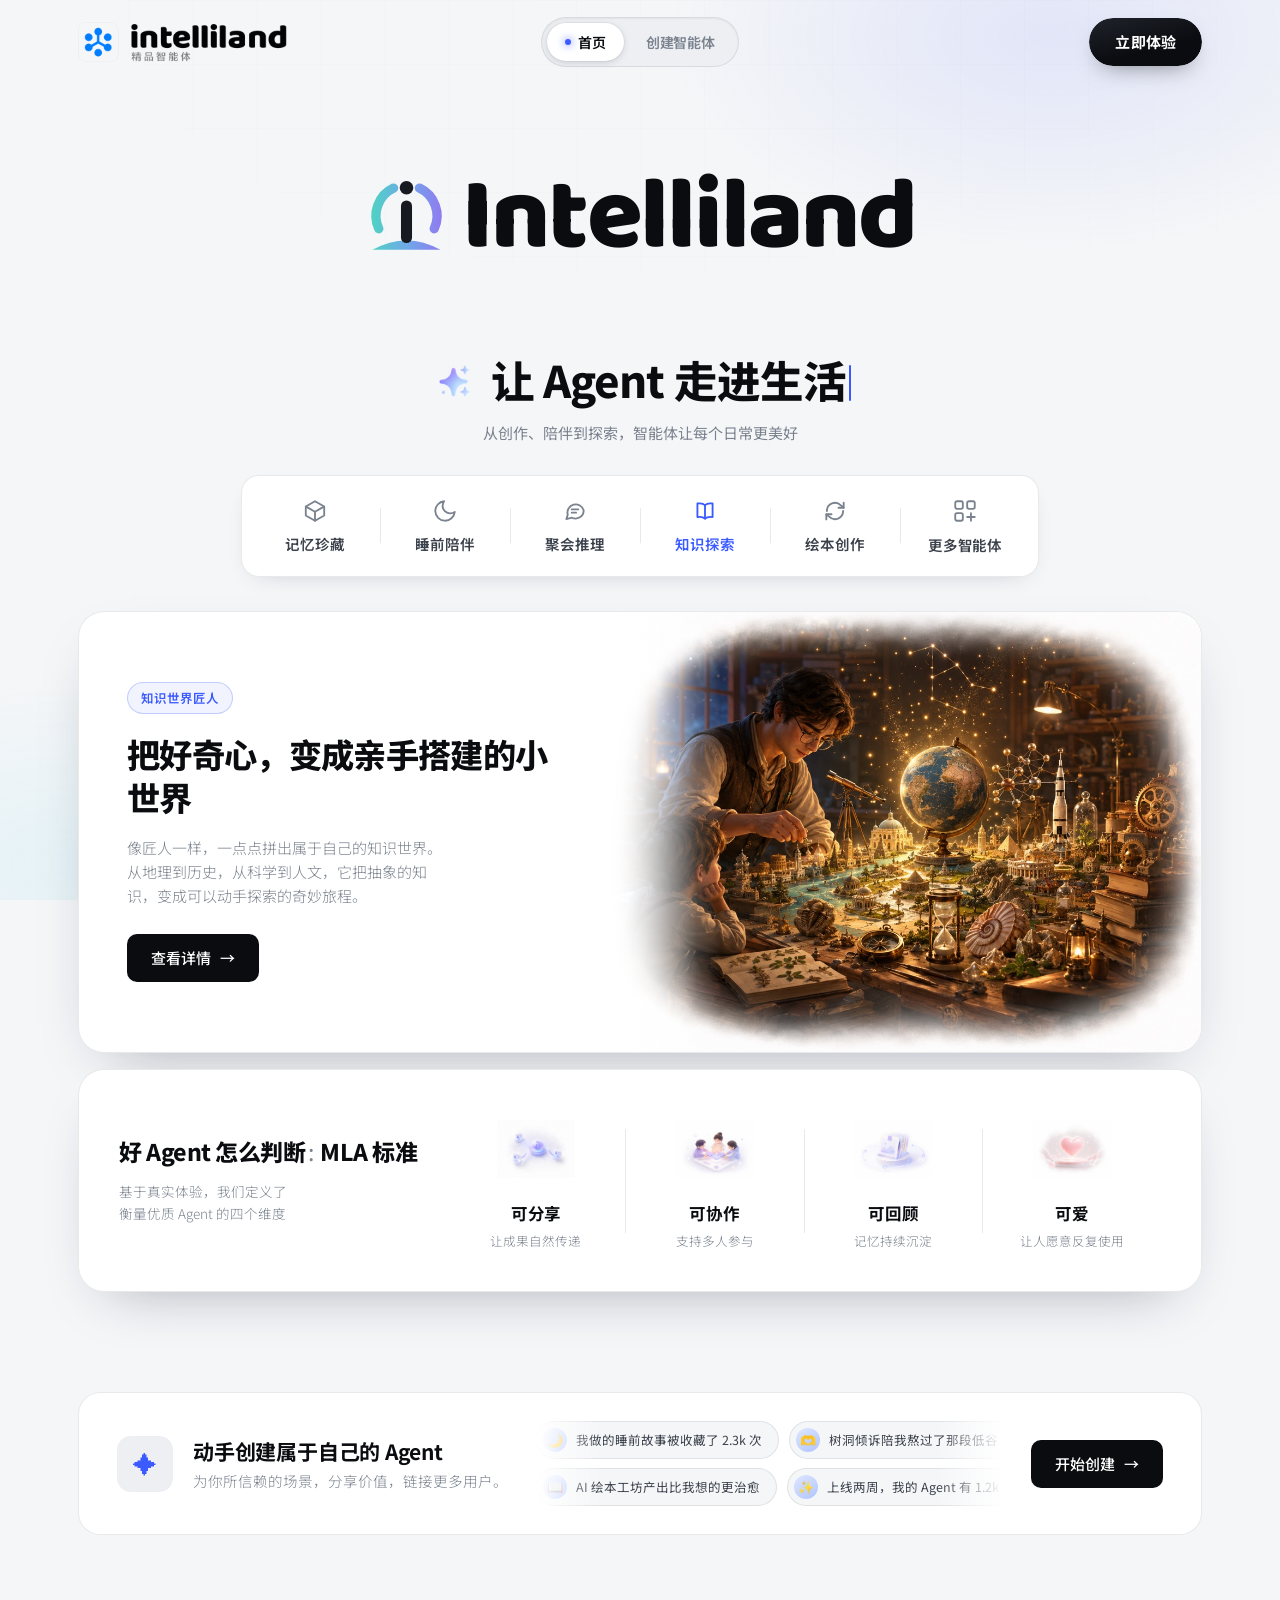
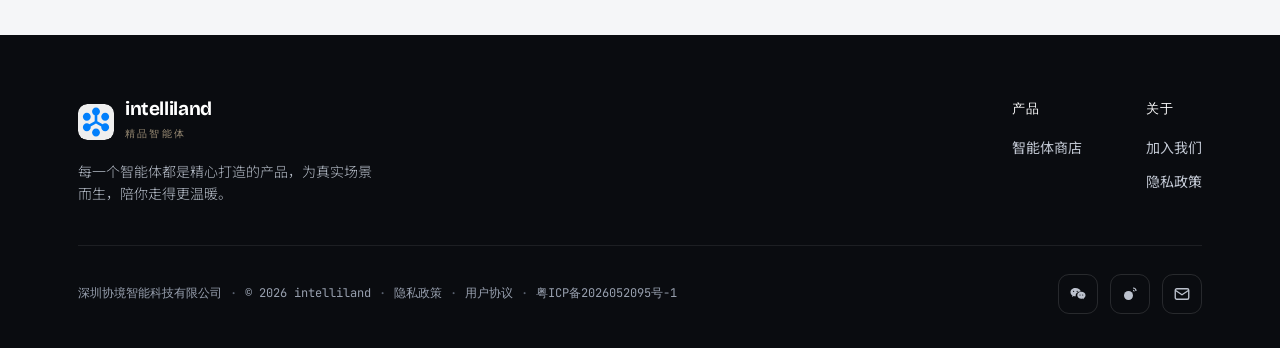
<file: index.html>
<!DOCTYPE html>
<html lang="zh-CN">
<head>
<meta charset="UTF-8" />
<meta name="viewport" content="width=device-width, initial-scale=1.0" />
<title>intelliland · 精品智能体</title>
<meta name="description" content="intelliland 精品智能体，每一个智能体都是精心打造的产品，为真实场景而生，陪你走得更温暖。" />
<link rel="preconnect" href="https://fonts.googleapis.com" />
<link rel="preconnect" href="https://fonts.gstatic.com" crossorigin />
<link href="https://fonts.googleapis.com/css2?family=Baloo+2:wght@700;800&family=Bricolage+Grotesque:opsz,wght@12..96,400;12..96,600;12..96,700;12..96,800&family=JetBrains+Mono:wght@400;500&family=Noto+Sans+SC:wght@300;400;500;700;900&display=swap" rel="stylesheet" />
<link rel="icon" href="assets/logo.svg" type="image/svg+xml" />
<link rel="stylesheet" href="styles.css" />
</head>
<body>

<div data-site-header data-active="home"></div>
<div data-intelliland-hero></div>

<!-- ============ 场景切换 ============ -->
<section class="scenes" id="scenes">
  <div class="wrap">
    <div class="sec-head reveal" style="margin-bottom:30px">
      <h2 data-typewriter aria-label="让 Agent 走进生活"><img class="sec-star" src="assets/sparkle.png" alt="" aria-hidden="true"><span class="tw-text">让 Agent 走进生活</span><span class="tw-caret" aria-hidden="true"></span></h2>
      <p class="sub">从创作、陪伴到探索，智能体让每个日常更美好</p>
    </div>
    <div class="scene-tabs-wrap reveal" data-d="1">
      <div class="scene-tabs" id="sceneTabs" role="tablist" aria-label="场景切换"></div>
    </div>
    <div class="scene-card reveal" data-d="2" id="sceneCard">
      <div class="sc-text">
        <span class="sc-badge" id="scBadge"></span>
        <h3 id="scTitle"></h3>
        <p id="scDesc"></p>
        <a class="btn btn-dark sc-link" id="scLink" href="#">查看详情 <span class="arr">→</span></a>
      </div>
      <div class="sc-visual">
        <img id="scImg" src="" alt="" decoding="async" />
      </div>
    </div>
  </div>
</section>

<!-- ============ MLA ============ -->
<section id="mla">
  <div class="wrap">
    <div class="mla-band reveal">
      <div class="mla-head">
        <h2>好 Agent 怎么判断<span class="mla-dash">:</span> MLA 标准</h2>
        <p>基于真实体验，我们定义了衡量优质 Agent 的四个维度</p>
      </div>
      <div class="mla-items">
        <div class="mla-item">
          <div class="mla-ic"><img src="assets/mla/01-share.jpg" alt="可分享" loading="lazy"></div>
          <h3>可分享</h3>
          <p>让成果自然传递</p>
        </div>
        <div class="mla-item">
          <div class="mla-ic"><img src="assets/mla/02-collab.jpg" alt="可协作" loading="lazy"></div>
          <h3>可协作</h3>
          <p>支持多人参与</p>
        </div>
        <div class="mla-item">
          <div class="mla-ic"><img src="assets/mla/03-memory.jpg" alt="可回顾" loading="lazy"></div>
          <h3>可回顾</h3>
          <p>记忆持续沉淀</p>
        </div>
        <div class="mla-item">
          <div class="mla-ic"><img src="assets/mla/04-lovable.jpg" alt="可爱" loading="lazy"></div>
          <h3>可爱</h3>
          <p>让人愿意反复使用</p>
        </div>
      </div>
    </div>
  </div>
</section>

<!-- ============ 创建 ============ -->
<section class="pad" id="about">
  <div class="wrap">
    <div class="create reveal">
      <div class="ci">
        <div class="spark">✦</div>
        <div>
          <h3>动手创建属于自己的 Agent</h3>
          <p>为你所信赖的场景，分享价值，链接更多用户。</p>
        </div>
      </div>
      <div class="create-stream" aria-hidden="true">
        <div class="cstream-row"><div class="ctrack" id="ctrackA"></div></div>
        <div class="cstream-row"><div class="ctrack rev" id="ctrackB"></div></div>
      </div>
      <a class="btn btn-dark" href="dev.html">开始创建 <span class="arr">→</span></a>
    </div>
  </div>
</section>

<div id="footer"></div>

<script src="components.js"></script>
<script src="data.js"></script>
<script>
/* 场景切换：取 featured 智能体 */
const SCENE_TABS = { bedtime:"睡前陪伴", turtlesoup:"聚会推理", memory:"记忆珍藏", artisan:"知识探索", picturebook:"绘本创作" };
const SCENE_IMGS = { bedtime:"assets/scenes/bedtime.jpg", turtlesoup:"assets/scenes/turtlesoup.jpg", memory:"assets/scenes/memory.jpg", artisan:"assets/scenes/artisan.jpg", picturebook:"assets/scenes/picturebook.jpg" };
const SCENE_ORDER = ["memory","bedtime","turtlesoup","artisan","picturebook"];
const SCENE_ICONS = {
  bedtime:"<path d='M21 12.8A9 9 0 1 1 11.2 3a7 7 0 0 0 9.8 9.8z'/>",
  turtlesoup:"<path d='M20 11.5a7.5 7.5 0 0 1-10.8 6.7L4 19.5l1.3-4.1A7.5 7.5 0 1 1 20 11.5z'/><path d='M9 10.5h6M9 13.5h4'/>",
  memory:"<path d='M20.5 7.8 12 3 3.5 7.8v8.4L12 21l8.5-4.8z'/><path d='M3.7 8 12 12.7 20.3 8M12 12.7V21'/>",
  artisan:"<path d='M12 6.6C10.4 5.1 7.9 4.6 5 5.1v12.5c2.9-.5 5.4 0 7 1.5 1.6-1.5 4.1-2 7-1.5V5.1c-2.9-.5-5.4 0-7 1.5z'/><path d='M12 6.6V19'/>",
  picturebook:"<path d='M4.5 12a7.5 7.5 0 0 1 12.9-5.2L20 9'/><path d='M20 4.2V9h-4.8'/><path d='M19.5 12a7.5 7.5 0 0 1-12.9 5.2L4 15'/><path d='M4 19.8V15h4.8'/>"
};
const _featured = AGENTS.filter(a => a.featured);
const SCENES = SCENE_ORDER.map(id => _featured.find(a => a.id === id)).filter(Boolean);
const tabsEl = document.getElementById('sceneTabs');
const cardEl = document.getElementById('sceneCard');
const scBadge = document.getElementById('scBadge');
const scTitle = document.getElementById('scTitle');
const scDesc = document.getElementById('scDesc');
const scLink = document.getElementById('scLink');
const scImg = document.getElementById('scImg');
let cur = 0, auto = null;

SCENES.forEach((a, i) => {
  const b = document.createElement('button');
  b.type = 'button';
  b.className = 'scene-tab';
  b.setAttribute('role', 'tab');
  b.innerHTML = `<span class="st-ic"><svg viewBox="0 0 24 24" fill="none" stroke="currentColor" stroke-width="1.7" stroke-linecap="round" stroke-linejoin="round">${SCENE_ICONS[a.id]||''}</svg></span><span class="st-tx">${SCENE_TABS[a.id]||a.title}</span>`;
  const go = () => { clearInterval(auto); if (i !== cur) show(i); };
  b.addEventListener('pointerenter', go);  // 鼠标移到 tab 即切换
  b.addEventListener('click', go);          // 兼容点击/触屏
  tabsEl.appendChild(b);
  const pre = new Image(); pre.src = SCENE_IMGS[a.id] || a.img;
});

/* 末尾追加「更多智能体」→ 跳转智能体商店 */
const moreTab = document.createElement('a');
moreTab.href = 'store.html';
moreTab.className = 'scene-tab scene-tab-more';
moreTab.innerHTML = `<span class="st-ic"><svg viewBox="0 0 24 24" fill="none" stroke="currentColor" stroke-width="1.7" stroke-linecap="round" stroke-linejoin="round"><rect x="3" y="3" width="7" height="7" rx="1.6"/><rect x="14" y="3" width="7" height="7" rx="1.6"/><rect x="3" y="14" width="7" height="7" rx="1.6"/><path d="M17.5 14v7M14 17.5h7"/></svg></span><span class="st-tx">更多智能体</span>`;
tabsEl.appendChild(moreTab);

/* 移动端滑动引导：滚到末尾（或无溢出）时隐藏右侧渐隐箭头 */
const stWrap = tabsEl.parentElement;
const updateSwipeHint = () => {
  const atEnd = tabsEl.scrollLeft + tabsEl.clientWidth >= tabsEl.scrollWidth - 8;
  stWrap.classList.toggle('scrolled-end', atEnd);
};
tabsEl.addEventListener('scroll', updateSwipeHint, { passive: true });
window.addEventListener('resize', updateSwipeHint);
updateSwipeHint();

function apply(a){
  scBadge.textContent = a.title;
  scTitle.textContent = a.hero.sub.replace(/[。.]$/, '');
  scDesc.textContent = a.hero.desc;
  scLink.href = `agent.html?id=${a.id}`;
  scImg.src = SCENE_IMGS[a.id] || a.img;
  scImg.alt = a.title;
}
function show(i, instant){
  cur = i;
  [...tabsEl.children].forEach((t, j) => {
    t.classList.toggle('on', j === i);
    t.setAttribute('aria-selected', j === i);
  });
  if (instant){ apply(SCENES[i]); return; }
  cardEl.classList.add('sc-out');
  setTimeout(() => { apply(SCENES[i]); cardEl.classList.remove('sc-out'); }, 240);
}
function restart(){ clearInterval(auto); auto = setInterval(() => show((cur + 1) % SCENES.length), 6000); }
show(0, true);
restart();
/* 指针在 tab 条或卡片上时暂停轮播，离开后恢复 */
[tabsEl, cardEl].forEach(el => {
  el.addEventListener('pointerenter', () => clearInterval(auto));
  el.addEventListener('pointerleave', restart);
});

/* 创建横幅 · 悬浮评论弹幕 */
const REVIEWS = [
  { e:"🌙", t:"我做的睡前故事被收藏了 2.3k 次" },
  { e:"🫶", t:"树洞倾诉陪我熬过了那段低谷" },
  { e:"♟️", t:"海龟汤聚会全场都玩疯了" },
  { e:"🗂️", t:"把外婆的故事都存进了记忆档案馆" },
  { e:"✏️", t:"灵感写作帮我写完了第一本绘本" },
  { e:"⏰", t:"日程管家让我每天准时下班" },
  { e:"🐾", t:"虚拟宠物每天都在等我回家" },
  { e:"🌍", t:"孩子缠着我玩了一下午知识匠人" },
  { e:"✨", t:"上线两周，我的 Agent 有 1.2k 订阅" },
  { e:"📖", t:"AI 绘本工坊产出比我想的更治愈" },
];
const chip = r => `<span class="cchip"><i class="cav">${r.e}</i>${r.t}</span>`;
const half = REVIEWS.map(chip).join('');
const a1 = REVIEWS.slice().reverse().map(chip).join('');
const tA = document.getElementById('ctrackA');
const tB = document.getElementById('ctrackB');
if (tA && tB){ tA.innerHTML = half + half; tB.innerHTML = a1 + a1; }

</script>
<script src="footer.js"></script>
<script src="app.js"></script>
</body>
</html>
</file>
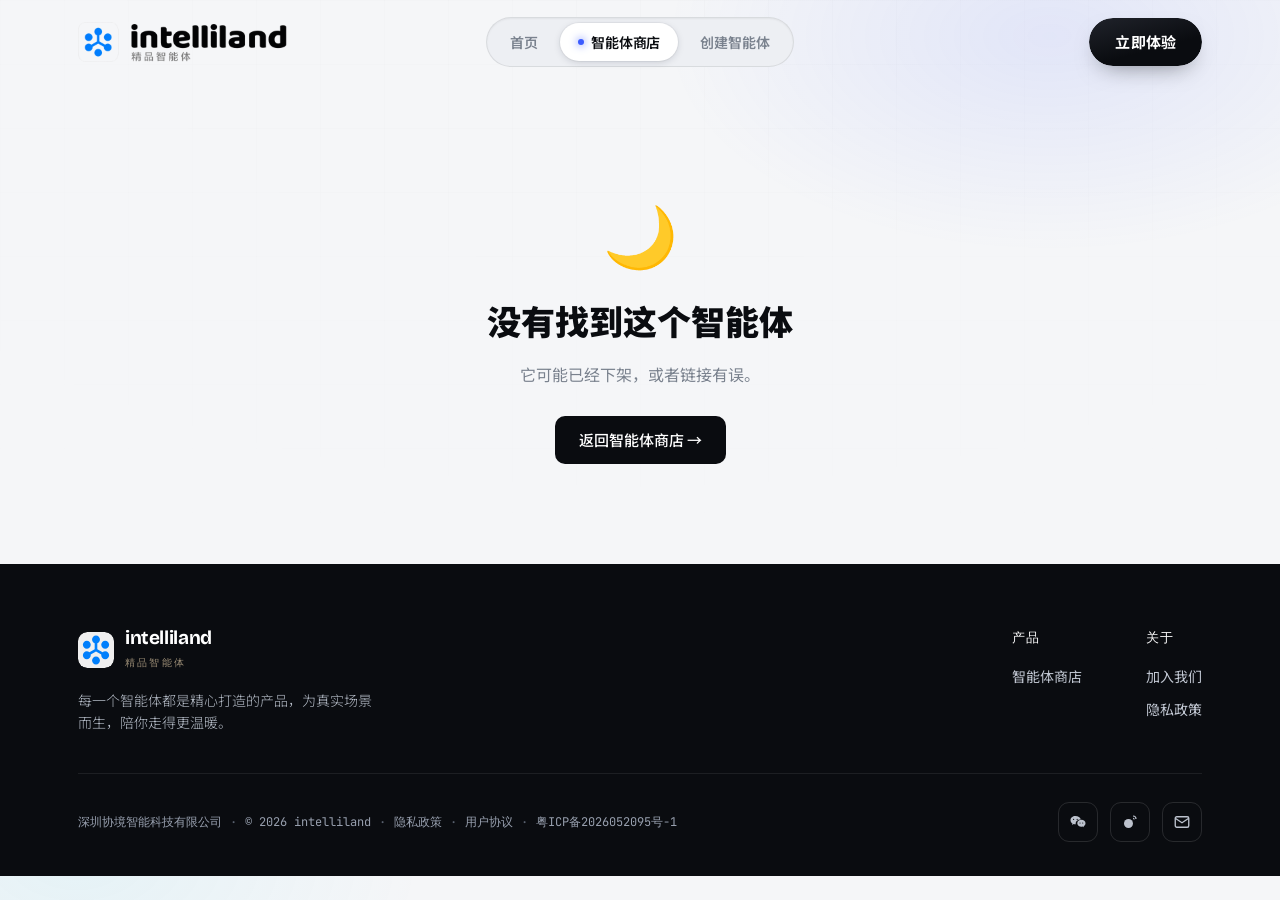
<file: agent.html>
<!DOCTYPE html>
<html lang="zh-CN">
<head>
<meta charset="UTF-8" />
<meta name="viewport" content="width=device-width, initial-scale=1.0" />
<title>智能体详情 · intelliland</title>
<link rel="preconnect" href="https://fonts.googleapis.com" />
<link rel="preconnect" href="https://fonts.gstatic.com" crossorigin />
<link href="https://fonts.googleapis.com/css2?family=Bricolage+Grotesque:opsz,wght@12..96,400;12..96,600;12..96,700;12..96,800&family=JetBrains+Mono:wght@400;500&family=Noto+Sans+SC:wght@300;400;500;700;900&display=swap" rel="stylesheet" />
<link rel="icon" href="assets/logo.svg" type="image/svg+xml" />
<link rel="stylesheet" href="styles.css" />
</head>
<body>

<div class="mobile-menu" id="mm">
  <button class="mm-close" onclick="toggleMenu()">×</button>
  <a href="index.html" onclick="toggleMenu()">首页</a>
  <a href="store.html" onclick="toggleMenu()">智能体商店</a>
  <a href="dev.html" onclick="toggleMenu()">创建智能体</a>
  <a href="https://www.wuyong.me/app" style="color:var(--accent)">立即体验 →</a>
</div>

<header id="hdr">
  <div class="wrap">
    <nav>
      <a class="brand" href="index.html">
        <img class="brand-img" src="assets/brand-logo.png" alt="intelliland · 精品智能体" width="626" height="120" decoding="async" />
      </a>
      <div class="navlinks">
        <a href="index.html">首页</a>
        <a href="store.html" class="active">智能体商店</a>
        <a href="dev.html">创建智能体</a>
      </div>
      <div class="nav-actions">
        <a class="btn cta-fx" href="https://www.wuyong.me/app">立即体验</a>
        <button class="menu-btn" onclick="toggleMenu()">☰</button>
      </div>
    </nav>
  </div>
</header>

<main id="app"></main>

<div id="footer"></div>

<script src="data.js"></script>
<script>
const id = new URLSearchParams(location.search).get('id');
const a = getAgent(id);
const app = document.getElementById('app');

if (!a){
  document.title = '未找到 · intelliland';
  app.innerHTML = `<section class="pad"><div class="wrap" style="text-align:center">
    <div style="font-size:60px;margin-bottom:14px">🌙</div>
    <h1 style="font-size:34px;font-weight:900">没有找到这个智能体</h1>
    <p style="color:var(--muted);margin:14px 0 28px">它可能已经下架，或者链接有误。</p>
    <a class="btn btn-dark" href="store.html">返回智能体商店 →</a>
  </div></section>`;
} else {
  document.title = `${a.title} · intelliland`;
  const icon = k => ICONS[k] || '';
  const feat = (f) => `<div class="feat"><div class="f-ico">${icon(f.ico)}</div><div><h3>${f.t}</h3><p>${f.d}</p></div></div>`;
  const sceneHTML = `${a.stars ? '<div class="deco-stars"></div>' : ''}<div class="orb"></div>`;

  app.innerHTML = `
  <div class="wrap">
    <a class="back" href="store.html">← 返回智能体商店</a>
  </div>

  <!-- HERO -->
  <section style="padding-bottom:20px">
    <div class="wrap detail-hero">
      <div class="reveal in">
        <div class="d-badge">${a.icon}</div>
        <h1>${a.title}</h1>
        <p class="d-sub">${a.hero.sub}</p>
        <p class="d-desc">${a.hero.desc}</p>
        <div class="d-cta">
          <a class="btn cta-fx" href="#try">${a.hero.cta1} <span class="arr">→</span></a>
          <button class="btn btn-ghost" onclick="shareAgent()">${a.hero.cta2}
            <svg width="16" height="16" viewBox="0 0 24 24" fill="none" stroke="currentColor" stroke-width="1.8"><circle cx="18" cy="5" r="3"/><circle cx="6" cy="12" r="3"/><circle cx="18" cy="19" r="3"/><path d="M8.6 13.5l6.8 4M15.4 6.5l-6.8 4"/></svg>
          </button>
        </div>
      </div>
      <div class="d-scene ${a.scene} reveal in" data-d="1">${sceneHTML}</div>
    </div>
  </section>

  <!-- FEATURE STRIP -->
  <section style="padding:24px 0 8px">
    <div class="wrap">
      <div class="feat-strip reveal">${a.features.map(feat).join('')}</div>
    </div>
  </section>

  <!-- SCENARIOS -->
  <section class="pad" style="padding-bottom:48px">
    <div class="wrap">
      <h2 style="font-size:clamp(26px,3.4vw,36px);font-weight:900;letter-spacing:-.02em;margin-bottom:30px" class="reveal">${a.scenarios.heading}</h2>
      <div class="scen-grid">
        ${a.scenarios.items.map((s, i) => `
          <div class="scen reveal" data-d="${i+1}">
            <div class="scen-img ${a.scene}">${a.stars ? '<div class="deco-stars"></div>' : ''}<div class="orb"></div></div>
            <div class="scen-tx"><h3>${s.t}</h3><p>${s.d}</p></div>
          </div>`).join('')}
      </div>
    </div>
  </section>

  <!-- WHY -->
  <section class="band pad">
    <div class="wrap">
      <h2 style="font-size:clamp(26px,3.4vw,36px);font-weight:900;letter-spacing:-.02em;margin-bottom:30px" class="reveal">${a.why.heading}</h2>
      <div class="why-grid">
        ${a.why.items.map((w, i) => `
          <div class="why-card reveal" data-d="${i+1}">
            <h3>${w.t}</h3><p>${w.d}</p>
            ${w.extra ? `<div class="why-extra">${w.extra}</div>` : ''}
          </div>`).join('')}
      </div>
    </div>
  </section>

  <!-- MLA STRIP -->
  <section style="padding:48px 0 8px">
    <div class="wrap">
      <div class="mla-strip reveal">${a.mla.map(feat).join('')}</div>
    </div>
  </section>

  <!-- CLOSING CTA -->
  <section style="padding:48px 0 96px" id="try">
    <div class="wrap">
      <div class="bigcta reveal">
        <div class="glow"></div>
        <h2>${a.closing.t}</h2>
        <p>${a.closing.sub}</p>
        <a class="btn cta-fx" href="https://www.wuyong.me/app">立即体验 <span class="arr">→</span></a>
      </div>
    </div>
  </section>`;
}

function shareAgent(){
  const url = location.href;
  if (navigator.share){ navigator.share({ title: document.title, url }).catch(()=>{}); }
  else if (navigator.clipboard){ navigator.clipboard.writeText(url); alert('链接已复制，分享给家人朋友吧 🌙'); }
  else { prompt('复制链接分享：', url); }
}
</script>
<script src="footer.js"></script>
<script src="app.js"></script>
</body>
</html>
</file>
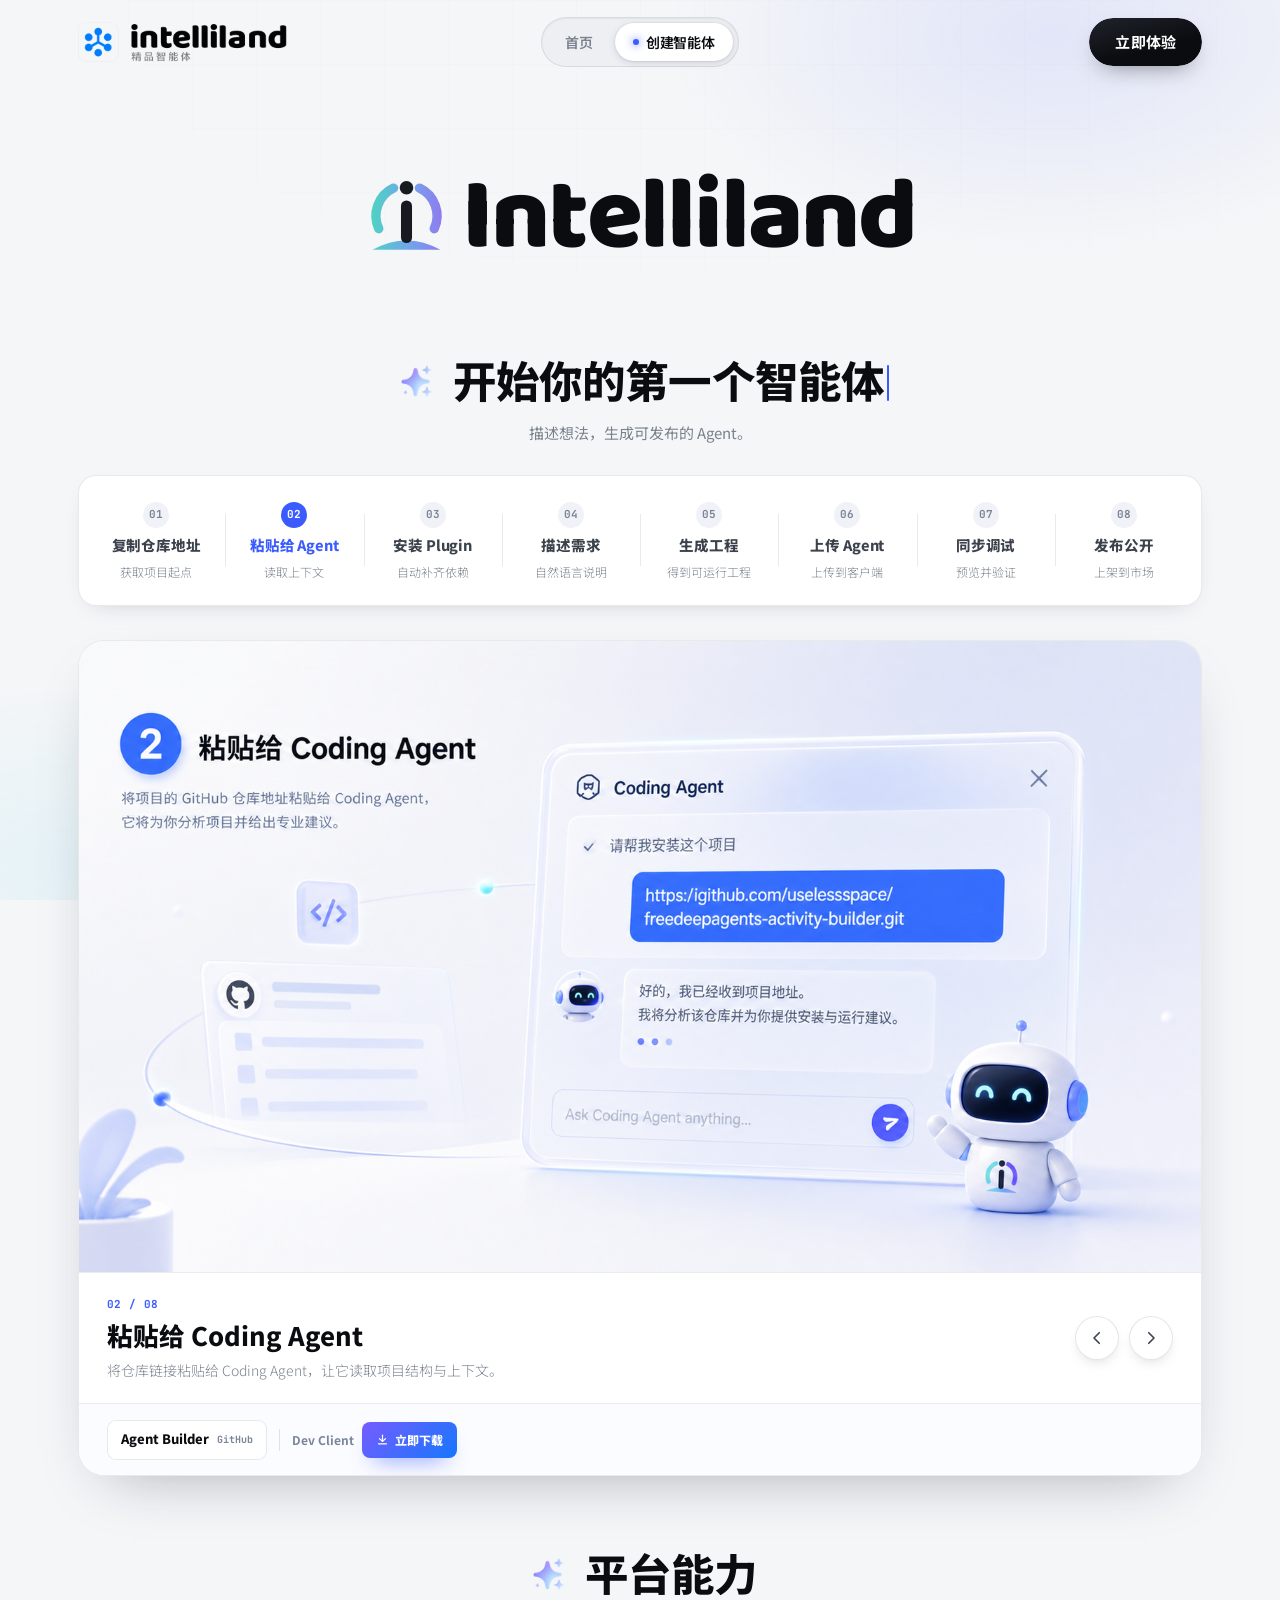
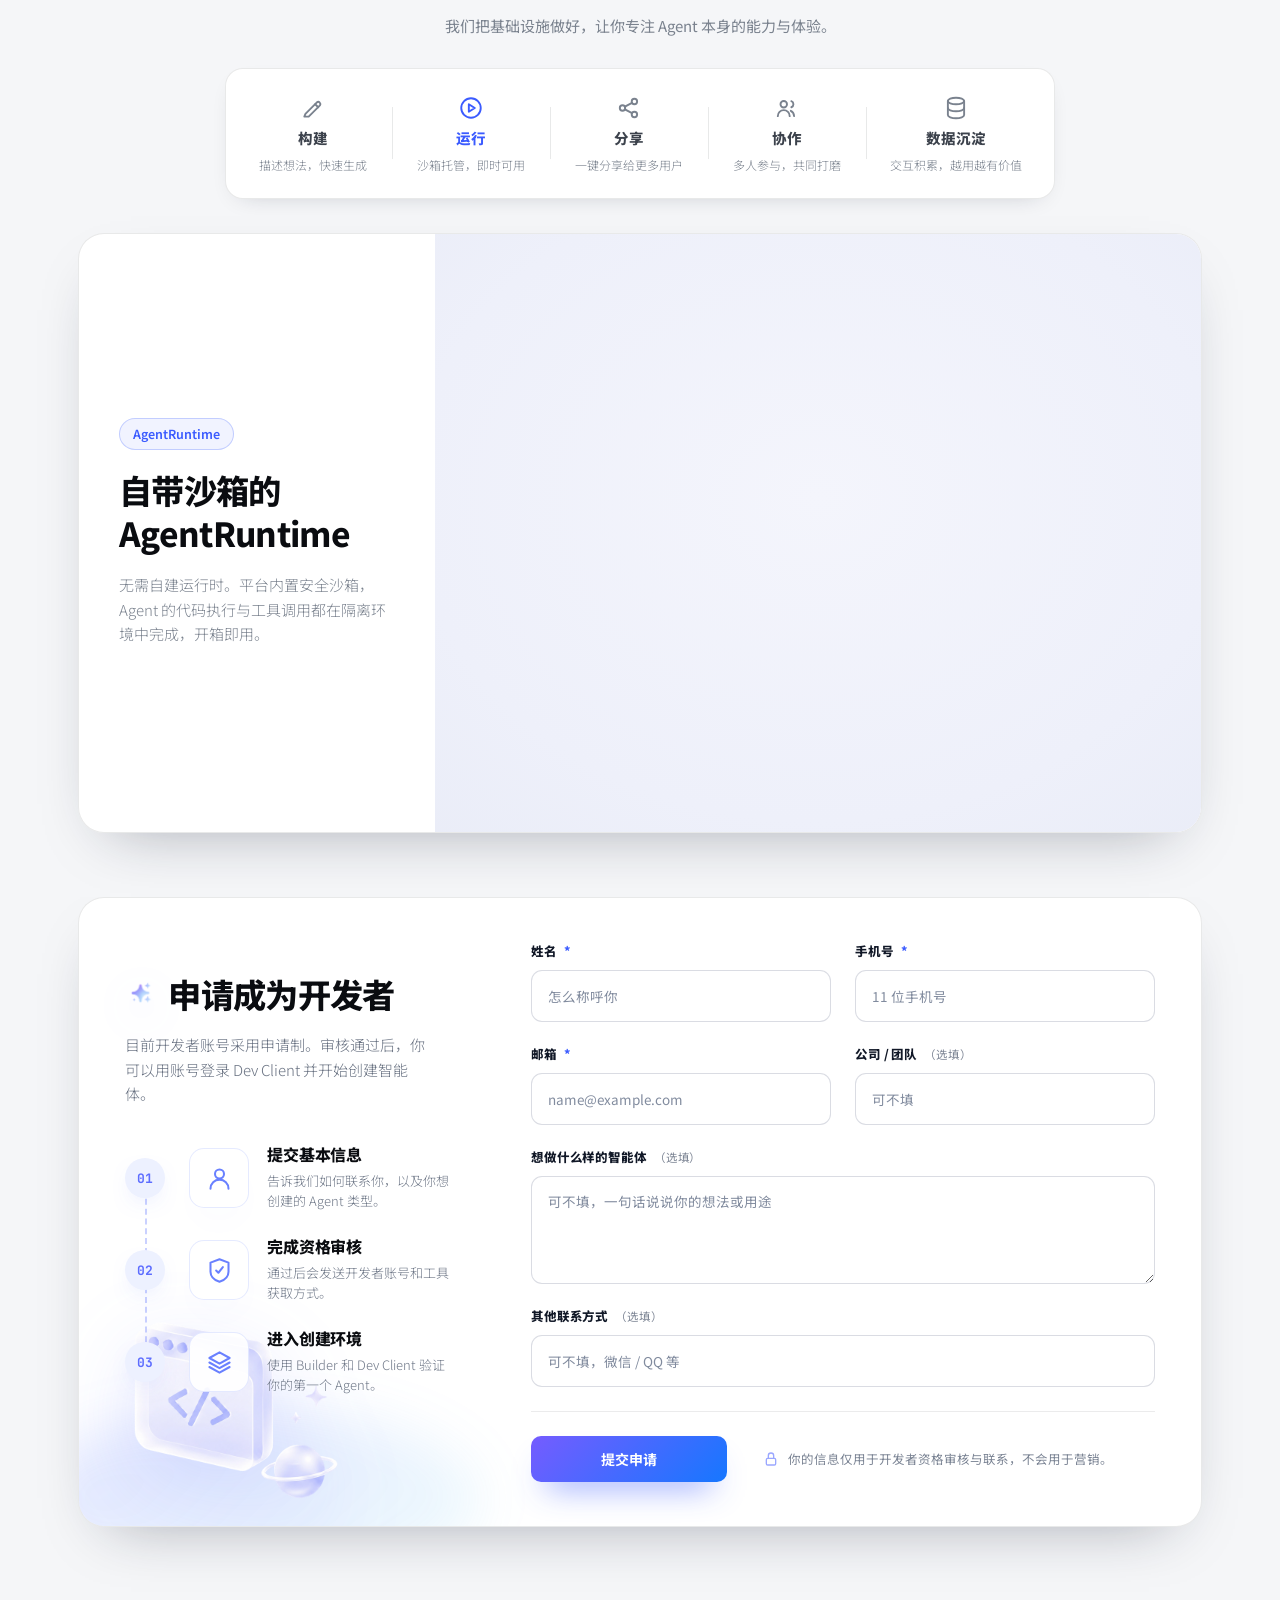
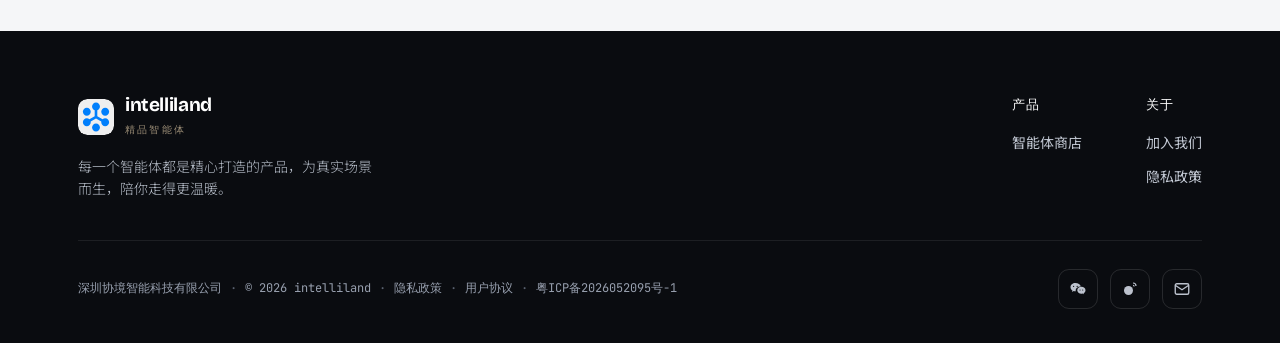
<file: dev.html>
<!DOCTYPE html>
<html lang="zh-CN">
<head>
<meta charset="UTF-8" />
<meta name="viewport" content="width=device-width, initial-scale=1.0" />
<title>创建你自己的 Agent · intelliland</title>
<meta name="description" content="在 intelliland 创建属于自己的 AI Agent：平台提供自带沙箱的 AgentRuntime、自动化部署与持久化系统，用自然语言描述想法即可生成可运行、可长期交互的智能体。" />
<link rel="preconnect" href="https://fonts.googleapis.com" />
<link rel="preconnect" href="https://fonts.gstatic.com" crossorigin />
<link href="https://fonts.googleapis.com/css2?family=Baloo+2:wght@700;800&family=Bricolage+Grotesque:opsz,wght@12..96,400;12..96,600;12..96,700;12..96,800&family=JetBrains+Mono:wght@400;500&family=Noto+Sans+SC:wght@300;400;500;700;900&display=swap" rel="stylesheet" />
<link rel="icon" href="assets/logo.svg" type="image/svg+xml" />
<link rel="stylesheet" href="styles.css" />
<style>
  /* ============ dev 页面专用 ============ */
  .dev-builder{padding:28px 0 44px}
  .dev-builder .sec-head{margin-bottom:32px}
  /* 步骤条：与「平台能力」pf-step 同款样式与高度（编号在上 + 标题 + 副文案）；宽度拉满与下方卡片对齐 */
  .dw-stepper-wrap{position:relative;max-width:100%;margin:0 auto 34px}
  .dw-stepper-scroll{max-width:100%}
  .dw-stepper{display:flex;width:100%;background:var(--paper);border:1px solid var(--line);border-radius:18px;box-shadow:var(--shadow-sm);padding:8px}
  .dw-step{position:relative;flex:1 1 0;min-width:130px;display:flex;flex-direction:column;align-items:center;gap:8px;padding:18px 16px 16px;text-align:center;background:none;border:none;border-radius:12px;font-family:var(--sans);cursor:pointer;transition:color .25s}
  .dw-step+.dw-step::before{content:"";position:absolute;left:0;top:50%;transform:translateY(-50%);height:46%;width:1px;background:var(--line)}
  .dw-step-no{display:grid;place-items:center;width:26px;height:26px;border-radius:50%;background:#f0f2f7;color:#7c8596;font-family:var(--mono);font-size:11px;font-weight:700;line-height:1;transition:background .25s,color .25s,transform .3s cubic-bezier(.2,.7,.2,1)}
  .dw-step-label{font-size:14.5px;font-weight:800;letter-spacing:-.01em;color:var(--ink-2);line-height:1.3;white-space:nowrap;transition:color .25s}
  .dw-step-sub{font-size:12px;color:var(--muted);font-weight:300;line-height:1.5;white-space:nowrap}
  .dw-step:hover .dw-step-label{color:var(--ink)}
  .dw-step:hover .dw-step-no{transform:translateY(-2px)}
  .dw-step.on .dw-step-label{color:var(--accent)}
  .dw-step.on .dw-step-no{background:var(--accent);color:#fff}
  .dw-step:focus-visible,.dw-nav button:focus-visible,.dw-resource:focus-visible,.dw-download:focus-visible{outline:3px solid rgba(74,104,255,.3);outline-offset:2px}
  .dev-workflow{background:rgba(255,255,255,.92);border:1px solid var(--line);border-radius:26px;overflow:hidden;box-shadow:var(--shadow)}
  .dw-stage{position:relative;aspect-ratio:16 / 9;min-width:0;background:#f5f7ff;overflow:hidden}
  .dw-stage img{display:block;width:100%;height:100%;object-fit:cover;transition:opacity .22s ease,transform .22s ease}
  .dev-workflow.sc-out .dw-stage img,.dev-workflow.sc-out .dw-flow-copy{opacity:0;transform:translateY(8px)}
  .dw-flow-info{display:flex;align-items:center;justify-content:space-between;gap:24px;padding:23px 28px 22px;border-top:1px solid rgba(10,12,16,.07)}
  .dw-flow-copy{min-width:0;transition:opacity .22s ease,transform .22s ease}
  .dw-flow-count{margin:0 0 5px;color:var(--accent);font-family:var(--mono);font-size:11px;font-weight:700;letter-spacing:.03em}
  .dw-flow-copy h3{margin:0;font-size:clamp(20px,2vw,27px);font-weight:800;letter-spacing:0;line-height:1.3}
  .dw-flow-copy p:last-child{margin:7px 0 0;color:var(--muted);font-size:14px;font-weight:300;line-height:1.6}
  .dw-nav{display:flex;align-items:center;gap:10px;flex:0 0 auto}
  .dw-nav button{display:grid;place-items:center;width:44px;height:44px;border:1px solid rgba(10,12,16,.10);border-radius:50%;background:#fff;color:var(--ink-2);cursor:pointer;box-shadow:0 6px 16px -10px rgba(20,28,48,.4);transition:background .22s,border-color .22s,color .22s,transform .22s,box-shadow .22s}
  .dw-nav button svg{width:18px;height:18px;fill:none;stroke:currentColor;stroke-width:2.2;stroke-linecap:round;stroke-linejoin:round;transition:transform .22s cubic-bezier(.2,.7,.2,1)}
  .dw-nav button:hover{background:var(--accent);border-color:var(--accent);color:#fff;transform:translateY(-2px);box-shadow:0 14px 26px -12px rgba(59,91,255,.6)}
  #dwPrev:hover svg{transform:translateX(-2px)}
  #dwNext:hover svg{transform:translateX(2px)}
  .dw-nav button:active{transform:translateY(0) scale(.95)}
  .dw-resources{display:flex;align-items:center;gap:12px;min-height:72px;padding:14px 28px;border-top:1px solid rgba(10,12,16,.07);background:rgba(250,251,255,.78)}
  .dw-resource{display:inline-flex;align-items:center;gap:8px;min-height:40px;padding:0 13px;border:1px solid rgba(10,12,16,.09);border-radius:9px;background:#fff;color:var(--ink);font-size:13px;font-weight:800;white-space:nowrap;transition:transform .2s,border-color .2s,box-shadow .2s}
  .dw-resource:hover{border-color:rgba(74,104,255,.28);box-shadow:0 12px 24px -20px rgba(40,57,125,.55);transform:translateY(-1px)}
  .dw-resource-note{color:#7a8598;font-family:var(--mono);font-size:10px;font-weight:700}
  .dw-resource-sep{width:1px;height:22px;background:rgba(10,12,16,.11)}
  .dw-downloads{display:flex;align-items:center;gap:8px;min-width:0}
  .dw-download-label{color:#7a8598;font-size:12px;font-weight:700;white-space:nowrap}
  .dw-download{display:inline-flex;align-items:center;justify-content:center;min-height:36px;padding:0 12px;border:1px solid rgba(10,12,16,.09);border-radius:8px;background:#fff;color:var(--ink);font-size:12px;font-weight:800;white-space:nowrap;transition:transform .2s,border-color .2s,color .2s}
  .dw-download:hover{border-color:rgba(74,104,255,.28);color:var(--accent);transform:translateY(-1px)}
  /* 资源栏悬浮弹层：Agent Builder 地址复制 + Dev Client 版本列表 */
  .dw-pop-wrap{position:relative;display:inline-flex}
  .dw-pop{position:absolute;left:0;bottom:calc(100% + 12px);z-index:40;background:#fff;border:1px solid rgba(10,12,16,.1);border-radius:14px;box-shadow:0 28px 56px -20px rgba(24,34,68,.4),0 6px 18px -10px rgba(24,34,68,.22);opacity:0;visibility:hidden;transform:translateY(9px) scale(.96);transform-origin:bottom left;transition:opacity .2s ease,transform .28s cubic-bezier(.2,.7,.2,1.1),visibility 0s linear .2s;pointer-events:none}
  .dw-pop::before{content:"";position:absolute;left:26px;bottom:-6.5px;width:12px;height:12px;background:#fff;border-right:1px solid rgba(10,12,16,.1);border-bottom:1px solid rgba(10,12,16,.1);border-bottom-right-radius:3px;transform:rotate(45deg)}
  .dw-pop::after{content:"";position:absolute;left:0;right:0;top:100%;height:14px}
  .dw-pop-wrap:hover .dw-pop,.dw-pop-wrap:focus-within .dw-pop{opacity:1;visibility:visible;transform:translateY(0) scale(1);pointer-events:auto;transition-delay:0s}
  .dw-pop-title{display:flex;align-items:center;gap:6px;margin:0 0 10px;color:#7a8598;font-family:var(--mono);font-size:10px;font-weight:700;letter-spacing:.08em;text-transform:uppercase}
  .dw-pop-title svg{width:13px;height:13px;fill:none;stroke:currentColor;stroke-width:2;stroke-linecap:round;stroke-linejoin:round}
  .dw-copy-pop{width:600px;max-width:calc(100vw - 116px);padding:15px 15px 13px}
  .dw-copy-row{display:flex;align-items:stretch;gap:8px}
  .dw-copy-row input{flex:1;min-width:0;height:38px;padding:0 12px;border:1px solid rgba(10,12,16,.08);border-radius:9px;background:#f5f7fd;color:var(--ink-2);font-family:var(--mono);font-size:11.5px;outline:none;transition:border-color .18s,background .18s,box-shadow .18s}
  .dw-copy-row input:focus{border-color:rgba(74,104,255,.45);background:#fff;box-shadow:0 0 0 3px rgba(74,104,255,.12)}
  .dw-copy-row input::selection{background:rgba(74,104,255,.22)}
  .dw-copy-btn{display:inline-flex;align-items:center;gap:6px;flex:0 0 auto;height:38px;padding:0 13px;border:none;border-radius:9px;background:linear-gradient(135deg,#755cff 0%,#1677ff 100%);color:#fff;font-family:var(--sans);font-size:12px;font-weight:800;cursor:pointer;box-shadow:0 10px 20px -10px rgba(59,91,255,.75);transition:transform .18s,box-shadow .18s,background .25s}
  .dw-copy-btn:hover{transform:translateY(-1px);box-shadow:0 14px 24px -12px rgba(59,91,255,.85)}
  .dw-copy-btn svg{width:14px;height:14px;fill:none;stroke:currentColor;stroke-width:2.2;stroke-linecap:round;stroke-linejoin:round}
  .dw-copy-btn .ic-check{display:none}
  .dw-copy-btn.ok{background:linear-gradient(135deg,#0eaf6d,#0c9d8f);box-shadow:0 10px 20px -10px rgba(14,158,120,.7)}
  .dw-copy-btn.ok .ic-copy{display:none}
  .dw-copy-btn.ok .ic-check{display:block}
  .dw-pop-hint{margin:9px 2px 0;color:#8b94a5;font-size:11.5px;font-weight:300;line-height:1.5}
  .dw-pop-hint.warn{color:#d97706;font-weight:500}
  .dw-download-main{gap:6px;padding:0 14px;border:none;background:linear-gradient(135deg,#755cff 0%,#1677ff 100%);color:#fff;box-shadow:0 12px 22px -12px rgba(59,91,255,.8)}
  .dw-download-main:hover{color:#fff;border:none;transform:translateY(-1px);box-shadow:0 16px 26px -13px rgba(59,91,255,.9)}
  .dw-download-main svg{width:13px;height:13px;fill:none;stroke:currentColor;stroke-width:2.2;stroke-linecap:round;stroke-linejoin:round}
  .dw-ver-pop{left:auto;right:0;transform-origin:bottom right;min-width:252px;padding:7px}
  .dw-ver-pop::before{left:auto;right:26px}
  .dw-ver-pop .dw-pop-title{margin:6px 9px 7px}
  .dw-ver-item{display:flex;align-items:center;gap:14px;padding:9px 10px 8px;border-radius:9px;color:var(--ink);transition:background .16s}
  .dw-ver-item:hover{background:#eef3ff}
  .dw-ver-info{min-width:0}
  .dw-ver-no{display:flex;align-items:center;gap:7px;font-size:13px;font-weight:800;letter-spacing:-.01em;line-height:1.2}
  .dw-ver-tag{display:inline-flex;align-items:center;height:16px;padding:0 6px;border-radius:99px;background:rgba(74,104,255,.1);color:var(--accent);font-family:var(--mono);font-size:9px;font-weight:700;font-style:normal;letter-spacing:.04em}
  .dw-ver-meta{display:block;margin-top:3px;color:#8b94a5;font-family:var(--mono);font-size:10px;font-weight:500;white-space:nowrap}
  .dw-ver-dl{display:grid;place-items:center;flex:0 0 auto;width:28px;height:28px;margin-left:auto;border-radius:8px;background:#fff;border:1px solid rgba(10,12,16,.09);color:#7a8598;transition:color .16s,border-color .16s,transform .16s}
  .dw-ver-item:hover .dw-ver-dl{color:var(--accent);border-color:rgba(74,104,255,.3);transform:translateY(1px)}
  .dw-ver-dl svg{width:14px;height:14px;fill:none;stroke:currentColor;stroke-width:2;stroke-linecap:round;stroke-linejoin:round}
  @media(prefers-reduced-motion:reduce){.dw-step,.dw-step-no,.dw-stage img,.dw-flow-copy,.dw-nav button,.dw-resource,.dw-download,.dw-pop,.dw-copy-btn,.dw-ver-item,.dw-ver-dl{transition:none}}

  /* 申请成为开发者 */
  .dev-apply{padding:0 0 104px;overflow:hidden}
  .dev-apply .wrap{max-width:1180px}
  .apply-layout{display:grid;grid-template-columns:minmax(320px,.58fr) minmax(0,1fr);gap:44px;align-items:center;max-width:100%;margin:0 auto;background:var(--paper);border:1px solid var(--line);border-radius:26px;box-shadow:var(--shadow);padding:40px 46px;overflow:hidden}
  .apply-intro{position:relative;min-height:532px;padding:34px 0 90px}
  .apply-intro::before{content:"";position:absolute;left:-94px;bottom:-104px;width:450px;height:180px;border-radius:50%;background:linear-gradient(135deg,rgba(91,112,255,.18),rgba(25,199,230,.07));filter:blur(26px);pointer-events:none}
  .apply-intro h2{position:relative;z-index:1;display:flex;align-items:center;gap:12px;font-size:clamp(24px,2.6vw,34px);font-weight:800;letter-spacing:-.02em;line-height:1.3}
  .apply-intro h2 .row-star{width:.94em;height:.94em;margin:0;filter:drop-shadow(0 12px 20px rgba(91,112,255,.22))}
  .apply-intro p{position:relative;z-index:1;margin-top:18px;color:#687181;font-size:15px;font-weight:300;line-height:1.65;max-width:38ch}
  .apply-checks{position:relative;z-index:1;margin-top:38px;display:grid;gap:26px;border:0;max-width:430px}
  .apply-checks::before{content:"";position:absolute;left:20px;top:44px;bottom:44px;border-left:2px dashed rgba(91,112,255,.32)}
  .apply-check{position:relative;display:grid;grid-template-columns:48px 62px minmax(0,1fr);gap:16px;align-items:center;padding:0;border:0}
  .apply-num{position:relative;z-index:1;display:grid;place-items:center;width:40px;height:40px;border-radius:50%;background:#edf1ff;color:#5d6dff;font-family:var(--mono);font-size:13px;font-weight:700;line-height:1;box-shadow:0 9px 24px -14px rgba(59,91,255,.6)}
  .apply-icon{display:grid;place-items:center;width:60px;height:60px;border-radius:15px;background:rgba(255,255,255,.9);border:1px solid rgba(59,91,255,.13);box-shadow:0 20px 42px -26px rgba(59,91,255,.48)}
  .apply-icon svg{width:27px;height:27px;color:#6980ff;stroke:currentColor;stroke-width:1.8;fill:none;stroke-linecap:round;stroke-linejoin:round}
  .apply-copy b{display:block;font-size:16px;font-weight:800;letter-spacing:-.01em;line-height:1.24}
  .apply-copy span{display:block;margin-top:6px;color:#6e7787;font-size:13px;font-weight:300;line-height:1.55;max-width:27ch}
  .apply-visual{position:absolute;z-index:0;left:-42px;bottom:-66px;width:min(270px,56vw);filter:drop-shadow(0 26px 42px rgba(91,112,255,.16));pointer-events:none}
  .apply{max-width:none;margin:0;background:transparent;border:0;border-radius:0;padding:0;box-shadow:none;backdrop-filter:none}
  .form-grid{display:grid;grid-template-columns:repeat(2,minmax(0,1fr));gap:22px 24px}
  .field{display:flex;flex-direction:column;gap:9px}
  .field.full{grid-column:1 / -1}
  .field label{font-size:12.5px;font-weight:800;display:flex;align-items:baseline;gap:7px;white-space:nowrap;color:#111827;letter-spacing:-.01em}
  .field label .req{color:var(--accent);font-weight:800}
  .field label .hint{color:#7f8796;font-weight:400;font-size:11.5px}
  .field input,.field textarea{font-family:var(--sans);font-size:13.5px;padding:0 16px;border:1px solid rgba(87,98,127,.22);border-radius:11px;background:rgba(255,255,255,.68);outline:none;color:var(--ink);width:100%;resize:vertical;box-shadow:inset 0 1px 0 rgba(255,255,255,.72)}
  .field input{height:52px}
  .field textarea{min-height:108px;padding:14px 16px;line-height:1.6}
  .field input:focus,.field textarea:focus{border-color:rgba(59,91,255,.58);box-shadow:0 0 0 4px rgba(59,91,255,.1),inset 0 1px 0 rgba(255,255,255,.78)}
  .field input::placeholder,.field textarea::placeholder{color:#818b9e}
  .apply-foot{margin-top:24px;padding-top:24px;border-top:1px solid rgba(10,12,16,.08);display:flex;align-items:center;justify-content:flex-start;gap:36px;flex-wrap:wrap}
  .apply-foot .btn-dark{min-width:196px;justify-content:center;border-radius:10px;background:linear-gradient(135deg,#755cff 0%,#1677ff 100%);padding:13px 24px;font-size:14px;font-weight:700;box-shadow:0 18px 32px -16px rgba(59,91,255,.85)}
  .apply-foot .btn-dark:hover{box-shadow:0 24px 38px -18px rgba(59,91,255,.9)}
  .apply-foot .note{position:relative;display:inline-flex;align-items:center;gap:9px;font-size:12.5px;line-height:1.6;color:#7b8494}
  .apply-foot .note::before{content:"";width:16px;height:16px;flex:0 0 auto;background:center/16px 16px no-repeat url("data:image/svg+xml,%3Csvg%20xmlns='http://www.w3.org/2000/svg'%20width='18'%20height='18'%20viewBox='0%200%2024%2024'%20fill='none'%20stroke='%239aa7ff'%20stroke-width='2'%20stroke-linecap='round'%20stroke-linejoin='round'%3E%3Crect%20x='5'%20y='11'%20width='14'%20height='10'%20rx='2'/%3E%3Cpath%20d='M8%2011V7a4%204%200%200%201%208%200v4'/%3E%3C/svg%3E")}

  @media(max-width:980px){
    .dev-builder{padding:12px 0 28px}
    .apply-layout{grid-template-columns:1fr}
    .dev-apply{padding:0 0 96px}
    .dev-apply .wrap{max-width:1180px}
    .apply-layout{gap:38px;padding:34px}
    .apply-intro{min-height:0;padding:0 0 250px}
    .apply-visual{left:50%;bottom:-28px;width:300px;transform:translateX(-50%)}
    .dw-stepper-wrap{width:100%;max-width:100%}
    .dw-stepper-scroll{max-width:100%;overflow-x:auto;-webkit-overflow-scrolling:touch}
    .dw-stepper{width:max-content;min-width:100%;max-width:none}
    .dw-step{flex:0 0 auto;min-width:124px;padding:16px 14px 14px}
    .dw-flow-info{padding:20px 24px}
    .dw-resources{padding:14px 24px;flex-wrap:wrap}
    .apply{padding:0}
  }
  @media(max-width:880px){
    .form-grid{grid-template-columns:1fr}
  }

  /* ============ 平台能力（合并自平台能力页） ============ */
  .plat-intro{padding:28px 0 64px}
  .plat-intro .sec-head{margin-bottom:30px}
  /* 工作流格子条：可点击 tab，与首页场景 tab 同构 */
  .pf-strip-wrap{position:relative;width:fit-content;max-width:100%;margin:0 auto 34px}
  .pf-strip{display:flex;width:fit-content;max-width:100%;background:var(--paper);border:1px solid var(--line);border-radius:18px;box-shadow:var(--shadow-sm);padding:8px}
  .pf-step{position:relative;flex:0 0 auto;min-width:158px;display:flex;flex-direction:column;align-items:center;gap:8px;padding:18px 24px 16px;text-align:center;background:none;border:none;border-radius:12px;font-family:var(--sans);cursor:pointer}
  .pf-step+.pf-step::before{content:"";position:absolute;left:0;top:50%;transform:translateY(-50%);height:46%;width:1px;background:var(--line)}
  .pf-ic{width:26px;height:26px;color:var(--muted);transition:color .25s,transform .3s cubic-bezier(.2,.7,.2,1)}
  .pf-ic svg{display:block;width:100%;height:100%;fill:none;stroke:currentColor;stroke-width:1.75;stroke-linecap:round;stroke-linejoin:round}
  .pf-step b{font-size:14.5px;font-weight:800;letter-spacing:-.01em;color:var(--ink-2);line-height:1.3;transition:color .25s}
  .pf-step span{font-size:12px;color:var(--muted);font-weight:300;line-height:1.5;white-space:nowrap}
  .pf-step:hover b{color:var(--ink)}
  .pf-step:hover .pf-ic{color:var(--ink-2);transform:translateY(-2px)}
  .pf-step.on b,.pf-step.on .pf-ic{color:var(--accent)}
  /* 切换卡片：右侧使用统一 4:3 画布，并以轻量羽化融入背景 */
  .plat-position{display:grid;grid-template-columns:minmax(300px,.72fr) minmax(0,1.55fr);min-height:520px;background:rgba(255,255,255,.92);border:1px solid var(--line);border-radius:26px;overflow:hidden;box-shadow:var(--shadow)}
  .pp-copy{padding:48px 40px;display:flex;flex-direction:column;justify-content:center;align-items:flex-start;gap:18px}
  .pp-copy .sc-badge{justify-self:start}
  .pp-copy h3{font-size:clamp(24px,2.6vw,34px);font-weight:800;letter-spacing:-.02em;line-height:1.3;max-width:16ch}
  .pp-copy p{font-size:15px;color:var(--muted);font-weight:300;line-height:1.65;max-width:40ch}
  /* 背景取图内浅紫底色区间，避免出现比图更亮的中心而露出矩形边缘 */
  .pp-visual{position:relative;display:flex;align-items:center;justify-content:center;min-width:0;overflow:hidden;padding:20px 22px 20px 0;background:radial-gradient(80% 82% at 50% 44%,#f4f5fc 0%,#eef0fa 66%,#e9ecf7 100%)}
  .pp-img{position:relative;z-index:1;display:block;width:100%;height:auto;max-width:780px;aspect-ratio:4/3;object-fit:contain;
    -webkit-mask-image:linear-gradient(to right,transparent 0,#000 5%,#000 95%,transparent 100%),linear-gradient(to bottom,transparent 0,#000 6%,#000 94%,transparent 100%);-webkit-mask-composite:source-in;
    mask-image:linear-gradient(to right,transparent 0,#000 5%,#000 95%,transparent 100%),linear-gradient(to bottom,transparent 0,#000 6%,#000 94%,transparent 100%);mask-composite:intersect}
  /* tab 切换渐隐（与首页 scene-card 同款） */
  .pp-copy>*,.pp-img{transition:opacity .24s ease,translate .24s ease}
  .plat-position.sc-out .pp-copy>*{opacity:0;translate:0 10px}
  .plat-position.sc-out .pp-img{opacity:0}
  @media(prefers-reduced-motion:reduce){.pp-copy>*,.pp-img{transition:none}}
  @media(max-width:980px){
    .plat-intro{padding:12px 0 44px}
    .plat-position{grid-template-columns:1fr;min-height:0}
    .pp-copy{padding:34px 28px 12px}
    .pp-visual{min-height:0;padding:12px 16px 24px}
    .pp-img{max-width:760px}
    .pf-strip-wrap{max-width:100%}
    .pf-strip{max-width:100%;overflow-x:auto;-webkit-overflow-scrolling:touch}
    .pf-step{min-width:132px;padding:15px 16px 13px}
  }
  @media(max-width:560px){
    .plat-position{border-radius:20px}
    .pp-copy{padding:30px 24px 8px}
    .pp-visual{padding:10px 10px 18px}
    .pf-step{min-width:118px;padding:13px 12px 11px;gap:6px}
    .pf-ic{width:22px;height:22px}
    .pf-step b{font-size:13px}
    .pf-step span{font-size:11px}
  }
  @media(max-width:560px){
    .dev-workflow{border-radius:20px}
    .dw-stepper-wrap{margin-bottom:24px}
    .dw-stepper{padding:6px;border-radius:15px}
    .dw-step{min-width:112px;padding:13px 12px 11px;gap:7px}
    .dw-step-no{width:24px;height:24px;font-size:9px}
    .dw-step-label{font-size:12.5px}
    .dw-step-sub{font-size:11px}
    .dw-flow-info{align-items:flex-start;padding:17px 18px;gap:14px}
    .dw-flow-copy h3{font-size:20px}
    .dw-flow-copy p:last-child{font-size:13px}
    .dw-nav{gap:8px;padding-top:3px}
    .dw-nav button{width:40px;height:40px}
    .dw-nav button svg{width:17px;height:17px}
    .dw-resources{display:grid;grid-template-columns:1fr 1fr;gap:8px;padding:12px 18px}
    .dw-pop-wrap{width:100%;min-width:0}
    .dw-pop-wrap .dw-resource,.dw-pop-wrap .dw-download{width:100%}
    .dw-resource{justify-content:space-between;width:100%;min-width:0;padding:0 11px;font-size:12px}
    .dw-resource-sep{display:none}
    .dw-downloads{grid-column:1 / -1;display:grid;grid-template-columns:auto 1fr;gap:7px;width:100%}
    .dw-download-label{font-size:11px}
    .dw-download{min-width:0;padding:0 8px;font-size:11px}
    .dev-apply{padding:0 0 82px}
    .apply-layout{padding:26px 22px;border-radius:22px}
    .apply-intro{padding-bottom:198px}
    .apply-intro h2{font-size:24px;gap:10px}
    .apply-intro p{font-size:14.5px;margin-top:14px}
    .apply-checks{margin-top:32px;gap:24px}
    .apply-check{grid-template-columns:48px minmax(0,1fr);gap:16px}
    .apply-checks::before{left:21px;top:48px;bottom:48px}
    .apply-icon{display:none}
    .apply-copy b{font-size:15.5px}
    .apply-copy span{font-size:12.5px}
    .apply-visual{width:244px;bottom:-18px}
    .apply{padding:0;border-radius:0}
    .field input{height:52px}
    .field input,.field textarea{font-size:13.5px;padding-left:16px;padding-right:16px}
    .field textarea{padding-top:14px}
    .apply-foot{gap:16px}
    .apply-foot .btn-dark{width:100%;justify-content:center}
  }
</style>
</head>
<body>

<div data-site-header data-active="dev" data-cta-href="https://intelliland.cn/dev-app" data-cta-target="_blank" data-mobile-cta-arrow="false"></div>
<div data-intelliland-hero></div>

<!-- ============ 创建智能体 ============ -->
<section class="dev-builder" id="builder">
  <div class="wrap">
    <div class="sec-head reveal" style="margin-bottom:30px">
      <h2 data-typewriter aria-label="开始你的第一个智能体"><img class="sec-star" src="assets/sparkle.png" alt="" aria-hidden="true"><span class="tw-text">开始你的第一个智能体</span><span class="tw-caret" aria-hidden="true"></span></h2>
      <p class="sub">描述想法，生成可发布的 Agent。</p>
    </div>
    <div class="dw-stepper-wrap reveal" data-d="1">
      <div class="dw-stepper-scroll">
        <div class="dw-stepper" id="devTabs" role="tablist" aria-label="创建智能体流程">
          <button type="button" class="dw-step on" id="devTab01" role="tab" aria-selected="true" aria-controls="devPanel" tabindex="0"><span class="dw-step-no">01</span><span class="dw-step-label">复制仓库地址</span><span class="dw-step-sub">获取项目起点</span></button>
          <button type="button" class="dw-step" id="devTab02" role="tab" aria-selected="false" aria-controls="devPanel" tabindex="-1"><span class="dw-step-no">02</span><span class="dw-step-label">粘贴给 Agent</span><span class="dw-step-sub">读取上下文</span></button>
          <button type="button" class="dw-step" id="devTab03" role="tab" aria-selected="false" aria-controls="devPanel" tabindex="-1"><span class="dw-step-no">03</span><span class="dw-step-label">安装 Plugin</span><span class="dw-step-sub">自动补齐依赖</span></button>
          <button type="button" class="dw-step" id="devTab04" role="tab" aria-selected="false" aria-controls="devPanel" tabindex="-1"><span class="dw-step-no">04</span><span class="dw-step-label">描述需求</span><span class="dw-step-sub">自然语言说明</span></button>
          <button type="button" class="dw-step" id="devTab05" role="tab" aria-selected="false" aria-controls="devPanel" tabindex="-1"><span class="dw-step-no">05</span><span class="dw-step-label">生成工程</span><span class="dw-step-sub">得到可运行工程</span></button>
          <button type="button" class="dw-step" id="devTab06" role="tab" aria-selected="false" aria-controls="devPanel" tabindex="-1"><span class="dw-step-no">06</span><span class="dw-step-label">上传 Agent</span><span class="dw-step-sub">上传到客户端</span></button>
          <button type="button" class="dw-step" id="devTab07" role="tab" aria-selected="false" aria-controls="devPanel" tabindex="-1"><span class="dw-step-no">07</span><span class="dw-step-label">同步调试</span><span class="dw-step-sub">预览并验证</span></button>
          <button type="button" class="dw-step" id="devTab08" role="tab" aria-selected="false" aria-controls="devPanel" tabindex="-1"><span class="dw-step-no">08</span><span class="dw-step-label">发布公开</span><span class="dw-step-sub">上架到市场</span></button>
        </div>
      </div>
    </div>
    <div class="dev-workflow reveal" data-d="2" id="devCard">
      <div class="dw-stage" id="devPanel" role="tabpanel" aria-labelledby="devTab01" tabindex="0">
        <img id="dwStepImage" src="assets/dev/steps/step-01-copy-github-url.png" alt="步骤 1：复制 GitHub 仓库地址" width="1600" height="900" loading="eager" fetchpriority="high" decoding="async">
      </div>
      <div class="dw-flow-info">
        <div class="dw-flow-copy" aria-live="polite">
          <p class="dw-flow-count" id="dwCount">01 / 08</p>
          <h3 id="dwTitle">复制 GitHub 仓库地址</h3>
          <p id="dwDesc">从 GitHub 复制项目链接，作为创建 Agent 的起点。</p>
        </div>
        <div class="dw-nav" aria-label="切换创建步骤">
          <button type="button" id="dwPrev" aria-label="上一步" title="上一步"><svg viewBox="0 0 24 24" aria-hidden="true"><path d="M15 5l-7 7 7 7"/></svg></button>
          <button type="button" id="dwNext" aria-label="下一步" title="下一步"><svg viewBox="0 0 24 24" aria-hidden="true"><path d="M9 5l7 7-7 7"/></svg></button>
        </div>
      </div>
      <div class="dw-resources" aria-label="相关工具">
        <div class="dw-pop-wrap">
          <a class="dw-resource" href="https://github.com/uselessspace/freedeepagents-activity-builder" target="_blank" rel="noopener"><span>Agent Builder</span><span class="dw-resource-note">GitHub</span></a>
          <div class="dw-pop dw-copy-pop" role="group" aria-label="Agent Builder 仓库地址">
            <p class="dw-pop-title"><svg viewBox="0 0 24 24" aria-hidden="true"><path d="M10 13a5 5 0 0 0 7.5.5l3-3a5 5 0 0 0-7-7l-1.7 1.7"></path><path d="M14 11a5 5 0 0 0-7.5-.5l-3 3a5 5 0 0 0 7 7l1.7-1.7"></path></svg>仓库地址</p>
            <div class="dw-copy-row">
              <input id="builderRepoUrl" type="text" value="https://github.com/uselessspace/freedeepagents-activity-builder" readonly spellcheck="false" aria-label="Agent Builder 仓库地址" />
              <button type="button" class="dw-copy-btn" id="builderCopyBtn">
                <svg class="ic-copy" viewBox="0 0 24 24" aria-hidden="true"><rect x="9" y="9" width="12" height="12" rx="2"></rect><path d="M5 15H4a2 2 0 0 1-2-2V4a2 2 0 0 1 2-2h9a2 2 0 0 1 2 2v1"></path></svg>
                <svg class="ic-check" viewBox="0 0 24 24" aria-hidden="true"><path d="M20 6 9 17l-5-5"></path></svg>
                <span>复制</span>
              </button>
            </div>
            <p class="dw-pop-hint" id="builderCopyHint">复制仓库地址，粘贴给你的 Coding Agent 即可开始。</p>
          </div>
        </div>
        <span class="dw-resource-sep" aria-hidden="true"></span>
        <div class="dw-downloads" aria-label="Dev Client 下载选项">
          <span class="dw-download-label">Dev Client</span>
          <div class="dw-pop-wrap">
            <a class="dw-download dw-download-main" id="dlBtn" href="https://github.com/uselessspace/freedeepagents-dev-client/releases/download/v0.3.0/FreeDeepAgents-Dev-Client-macOS-arm64.dmg" target="_blank" rel="noopener"><svg viewBox="0 0 24 24" aria-hidden="true"><path d="M12 4v11"></path><path d="m6.5 10.5 5.5 5 5.5-5"></path><path d="M4.5 20h15"></path></svg>立即下载</a>
            <div class="dw-pop dw-ver-pop" id="dlPop" aria-label="选择下载版本"><p class="dw-pop-title" id="dlPopTitle">选择平台</p></div>
          </div>
        </div>
      </div>
    </div>
  </div>
</section>

<!-- ============ 平台能力 ============ -->
<section class="plat-intro" id="platform">
  <div class="wrap">
    <div class="sec-head reveal">
      <h2><img class="sec-star" src="assets/sparkle.png" alt="" aria-hidden="true">平台能力</h2>
      <p class="sub">我们把基础设施做好，让你专注 Agent 本身的能力与体验。</p>
    </div>

    <!-- 工作流格子条：点击切换下方卡片内容 -->
    <div class="pf-strip-wrap reveal" data-d="1">
      <div class="pf-strip" id="platTabs" role="tablist" aria-label="平台能力切换">
        <button type="button" class="pf-step" role="tab">
          <span class="pf-ic" aria-hidden="true">
            <svg viewBox="0 0 24 24"><path d="M4 20h4L18.4 9.6a2 2 0 0 0-2.8-2.8L5 17.4z"></path><path d="M14 8.5l2.8 2.8"></path></svg>
          </span>
          <b>构建</b>
          <span>描述想法，快速生成</span>
        </button>
        <button type="button" class="pf-step" role="tab">
          <span class="pf-ic" aria-hidden="true">
            <svg viewBox="0 0 24 24"><circle cx="12" cy="12" r="9"></circle><path d="M10 8.5l5.5 3.5-5.5 3.5z"></path></svg>
          </span>
          <b>运行</b>
          <span>沙箱托管，即时可用</span>
        </button>
        <button type="button" class="pf-step" role="tab">
          <span class="pf-ic" aria-hidden="true">
            <svg viewBox="0 0 24 24"><circle cx="6" cy="12" r="2.5"></circle><circle cx="17" cy="6" r="2.5"></circle><circle cx="17" cy="18" r="2.5"></circle><path d="M8.2 10.8l6.6-3.6"></path><path d="M8.2 13.2l6.6 3.6"></path></svg>
          </span>
          <b>分享</b>
          <span>一键分享给更多用户</span>
        </button>
        <button type="button" class="pf-step" role="tab">
          <span class="pf-ic" aria-hidden="true">
            <svg viewBox="0 0 24 24"><circle cx="9" cy="8.5" r="3"></circle><path d="M3.5 19.5a5.5 5.5 0 0 1 11 0"></path><path d="M16 5.7a3 3 0 0 1 0 5.6"></path><path d="M18.5 19.5a5.5 5.5 0 0 0-3-4.9"></path></svg>
          </span>
          <b>协作</b>
          <span>多人参与，共同打磨</span>
        </button>
        <button type="button" class="pf-step" role="tab">
          <span class="pf-ic" aria-hidden="true">
            <svg viewBox="0 0 24 24"><ellipse cx="12" cy="5.5" rx="7.5" ry="3"></ellipse><path d="M4.5 5.5v13c0 1.7 3.4 3 7.5 3s7.5-1.3 7.5-3v-13"></path><path d="M4.5 12c0 1.7 3.4 3 7.5 3s7.5-1.3 7.5-3"></path></svg>
          </span>
          <b>数据沉淀</b>
          <span>交互积累，越用越有价值</span>
        </button>
      </div>
    </div>

    <!-- 切换卡片：左文案 + 右配图，随上方格子轮播 -->
    <div class="plat-position reveal" data-d="2" id="platCard">
      <div class="pp-copy">
        <span class="sc-badge" id="ppBadge"></span>
        <h3 id="ppTitle"></h3>
        <p id="ppDesc"></p>
      </div>
      <div class="pp-visual">
        <img class="pp-img" id="ppImg" src="assets/platform/build.png" alt="自然语言构建：描述想法即可生成 Agent" width="1448" height="1086" decoding="async" />
      </div>
    </div>
  </div>
</section>

<!-- ============ 申请成为开发者 ============ -->
<section class="dev-apply pad" id="apply">
  <div class="wrap">
    <div class="apply-layout">
      <div class="apply-intro reveal">
        <h2><img class="row-star" src="assets/sparkle.png" alt="" aria-hidden="true">申请成为开发者</h2>
        <p>目前开发者账号采用申请制。审核通过后，你可以用账号登录 Dev Client 并开始创建智能体。</p>
        <div class="apply-checks">
          <div class="apply-check">
            <span class="apply-num">01</span>
            <span class="apply-icon" aria-hidden="true">
              <svg viewBox="0 0 24 24"><path d="M20 21a8 8 0 0 0-16 0"></path><circle cx="12" cy="8" r="4"></circle></svg>
            </span>
            <div class="apply-copy">
              <b>提交基本信息</b>
              <span>告诉我们如何联系你，以及你想创建的 Agent 类型。</span>
            </div>
          </div>
          <div class="apply-check">
            <span class="apply-num">02</span>
            <span class="apply-icon" aria-hidden="true">
              <svg viewBox="0 0 24 24"><path d="M20 13c0 5-3.5 7.5-8 9-4.5-1.5-8-4-8-9V5l8-3 8 3z"></path><path d="m9 12 2 2 4-5"></path></svg>
            </span>
            <div class="apply-copy">
              <b>完成资格审核</b>
              <span>通过后会发送开发者账号和工具获取方式。</span>
            </div>
          </div>
          <div class="apply-check">
            <span class="apply-num">03</span>
            <span class="apply-icon" aria-hidden="true">
              <svg viewBox="0 0 24 24"><path d="m21 16-9 5-9-5"></path><path d="m21 12-9 5-9-5"></path><path d="m12 3 9 5-9 5-9-5z"></path></svg>
            </span>
            <div class="apply-copy">
              <b>进入创建环境</b>
              <span>使用 Builder 和 Dev Client 验证你的第一个 Agent。</span>
            </div>
          </div>
        </div>
        <img class="apply-visual" src="assets/dev/developer-apply-visual.png" alt="" loading="lazy" aria-hidden="true">
      </div>
      <form class="apply reveal" onsubmit="submitApply(event)">
        <div class="form-grid">
          <div class="field">
            <label for="applyName">姓名 <span class="req">*</span></label>
            <input id="applyName" type="text" name="name" placeholder="怎么称呼你" required />
          </div>
          <div class="field">
            <label for="applyPhone">手机号 <span class="req">*</span></label>
            <input id="applyPhone" type="tel" name="phone" placeholder="11 位手机号" required />
          </div>
          <div class="field">
            <label for="applyEmail">邮箱 <span class="req">*</span></label>
            <input id="applyEmail" type="email" name="email" placeholder="name@example.com" required />
          </div>
          <div class="field">
            <label for="applyCompany">公司 / 团队 <span class="hint">（选填）</span></label>
            <input id="applyCompany" type="text" name="company" placeholder="可不填" />
          </div>
          <div class="field full">
            <label for="applyIdea">想做什么样的智能体 <span class="hint">（选填）</span></label>
            <textarea id="applyIdea" name="idea" rows="3" placeholder="可不填，一句话说说你的想法或用途"></textarea>
          </div>
          <div class="field full">
            <label for="applyContact">其他联系方式 <span class="hint">（选填）</span></label>
            <input id="applyContact" type="text" name="contact" placeholder="可不填，微信 / QQ 等" />
          </div>
        </div>
        <div class="apply-foot">
          <button type="submit" class="btn btn-dark">提交申请</button>
          <span class="note">你的信息仅用于开发者资格审核与联系，不会用于营销。</span>
        </div>
      </form>
    </div>
  </div>
</section>

<div id="footer"></div>

<script src="components.js"></script>
<script src="data.js"></script>
<script>
function submitApply(e){
  e.preventDefault();
  alert('申请已提交，我们会尽快审核并与你联系。\n（演示页面，未接入后端）');
  e.target.reset();
}

/* ============ 平台能力 · 格子轮播（与首页场景切换同构） ============ */
const PLAT_TABS = [
  { badge:'Agent Builder', title:'描述想法，生成可运行的 Agent',
    desc:'用自然语言写下目标与使用场景，Builder 自动生成角色、工具与运行配置，几分钟内得到一个可运行的 Agent。',
    img:'assets/platform/build.png', alt:'自然语言构建：描述想法即可生成 Agent' },
  { badge:'AgentRuntime', title:'自带沙箱的 AgentRuntime',
    desc:'无需自建运行时。平台内置安全沙箱，Agent 的代码执行与工具调用都在隔离环境中完成，开箱即用。',
    img:'assets/platform/run.png', alt:'省去搭建与运维：Agent 在受控环境中直接运行' },
  { badge:'部署与分享', title:'一条链接，触达每一位用户',
    desc:'提交即上线，无需手动发布流程。Agent 以链接形式分享，平台托管长期在线，用户打开即用。',
    img:'assets/platform/share.png', alt:'自动化部署：一键分享并由平台长期托管' },
  { badge:'多人协作', title:'邀请伙伴，一起把 Agent 养大',
    desc:'Agent 不止是一个人的工具。邀请伙伴一起使用、一起共创，在协作中让 Agent 持续成长。',
    img:'assets/platform/collab.png', alt:'多人参与：团队共同使用、反馈和改进 Agent' },
  { badge:'平台定位', title:'把每一次交互都沉淀下来',
    desc:'应用解决一次性任务，用完即走；Agent 系统在长期交互中持续沉淀对话、记忆与数据，越用越懂你。这是 intelliland 与其他平台最根本的差异。',
    img:'assets/platform/data.png', alt:'长期使用的 Agent 系统：持续沉淀记忆与数据' }
];
const platCardEl = document.getElementById('platCard');
const platSteps = [...document.querySelectorAll('#platTabs .pf-step')];
const ppBadge = document.getElementById('ppBadge');
const ppTitle = document.getElementById('ppTitle');
const ppDesc = document.getElementById('ppDesc');
const ppImg = document.getElementById('ppImg');
let platCur = 0, platAuto = null, platTouched = false;

PLAT_TABS.forEach(t => { const pre = new Image(); pre.src = t.img; });

function platApply(t){
  ppBadge.textContent = t.badge;
  ppTitle.textContent = t.title;
  ppDesc.textContent = t.desc;
  ppImg.src = t.img;
  ppImg.alt = t.alt;
}
function platShow(i, instant){
  platCur = i;
  platSteps.forEach((s, j) => {
    s.classList.toggle('on', j === i);
    s.setAttribute('aria-selected', j === i);
  });
  if (instant){ platApply(PLAT_TABS[i]); return; }
  platCardEl.classList.add('sc-out');
  setTimeout(() => { platApply(PLAT_TABS[i]); platCardEl.classList.remove('sc-out'); }, 240);
}
function platRestart(){ clearInterval(platAuto); platAuto = setInterval(() => platShow((platCur + 1) % PLAT_TABS.length), 6000); }
platSteps.forEach((s, i) => {
  const go = () => { clearInterval(platAuto); if (i !== platCur) platShow(i); };
  s.addEventListener('pointerenter', go);   // 鼠标移到格子即切换
  s.addEventListener('click', go);          // 兼容点击/触屏
});
platShow(0, true);
platRestart();
/* 指针在格子条或卡片上时暂停轮播，离开后恢复 */
[document.getElementById('platTabs'), platCardEl].forEach(el => {
  el.addEventListener('pointerenter', () => clearInterval(platAuto));
  el.addEventListener('pointerleave', platRestart);
});

/* ============ 创建智能体 · 八步流程 ============ */
const DEV_TABS = [
  { title:'复制 GitHub 仓库地址', desc:'从 GitHub 复制项目链接，作为创建 Agent 的起点。', img:'assets/dev/steps/step-01-copy-github-url.png', alt:'步骤 1：复制 GitHub 仓库地址' },
  { title:'粘贴给 Coding Agent', desc:'将仓库链接粘贴给 Coding Agent，让它读取项目结构与上下文。', img:'assets/dev/steps/step-02-paste-to-coding-agent.png', alt:'步骤 2：把仓库链接粘贴给 Coding Agent' },
  { title:'自动安装 Plugin', desc:'Coding Agent 自动分析项目依赖并安装创建 Agent 所需的 Plugin。', img:'assets/dev/steps/step-03-install-plugins.png', alt:'步骤 3：Coding Agent 自动安装 Plugin' },
  { title:'描述 Agent 需求', desc:'用自然语言说明目标、交互方式和希望 Agent 完成的任务。', img:'assets/dev/steps/step-04-describe-agent.png', alt:'步骤 4：向 Coding Agent 描述 Agent 需求' },
  { title:'生成 Agent 工程', desc:'根据需求生成可运行的 Agent 工程，并提供完整的项目文件。', img:'assets/dev/steps/step-05-generate-project.png', alt:'步骤 5：Coding Agent 生成 Agent 工程' },
  { title:'上传 Agent', desc:'将生成的工程包上传到 Dev Client，准备进入运行环境。', img:'assets/dev/steps/step-06-upload-agent.png', alt:'步骤 6：通过 Dev Client 上传 Agent 工程' },
  { title:'同步并调试', desc:'同步到服务器后查看运行日志与预览，完成最后的调试验证。', img:'assets/dev/steps/step-07-sync-and-test.png', alt:'步骤 7：同步到服务器并调试运行' },
  { title:'发布公开', desc:'发布到智能体市场，让用户可以发现并直接使用你的 Agent。', img:'assets/dev/steps/step-08-publish.png', alt:'步骤 8：发布 Agent 到智能体市场' }
];
const devCardEl = document.getElementById('devCard');
const devPanelEl = document.getElementById('devPanel');
const devSteps = [...document.querySelectorAll('#devTabs .dw-step')];
const dwStepImage = document.getElementById('dwStepImage');
const dwCount = document.getElementById('dwCount');
const dwTitle = document.getElementById('dwTitle');
const dwDesc = document.getElementById('dwDesc');
const dwPrev = document.getElementById('dwPrev');
const dwNext = document.getElementById('dwNext');
let devCur = 0;
let devChangeTimer = null;
let devAuto = null;

function devApplyTab(t, index){
  dwStepImage.src = t.img;
  dwStepImage.alt = t.alt;
  dwCount.textContent = `${String(index + 1).padStart(2, '0')} / ${String(DEV_TABS.length).padStart(2, '0')}`;
  dwTitle.textContent = t.title;
  dwDesc.textContent = t.desc;
}
function devShow(index, instant = false){
  const next = (index + DEV_TABS.length) % DEV_TABS.length;
  devCur = next;
  devSteps.forEach((step, stepIndex) => {
    const selected = stepIndex === next;
    step.classList.toggle('on', selected);
    step.setAttribute('aria-selected', selected);
    step.tabIndex = selected ? 0 : -1;
  });
  devPanelEl.setAttribute('aria-labelledby', devSteps[next].id);
  clearTimeout(devChangeTimer);
  if (instant){
    devApplyTab(DEV_TABS[next], next);
    return;
  }
  devCardEl.classList.add('sc-out');
  devChangeTimer = setTimeout(() => {
    devApplyTab(DEV_TABS[next], next);
    devCardEl.classList.remove('sc-out');
  }, 220);
}
function devRestart(){ clearInterval(devAuto); devAuto = setInterval(() => devShow(devCur + 1), 6000); }
devSteps.forEach((step, index) => {
  step.addEventListener('pointerenter', () => devShow(index));  // 鼠标移到步骤即切换
  step.addEventListener('click', () => devShow(index));          // 兼容点击/触屏
  step.addEventListener('keydown', event => {
    let next = null;
    if (event.key === 'ArrowRight') next = (index + 1) % DEV_TABS.length;
    if (event.key === 'ArrowLeft') next = (index - 1 + DEV_TABS.length) % DEV_TABS.length;
    if (event.key === 'Home') next = 0;
    if (event.key === 'End') next = DEV_TABS.length - 1;
    if (next === null) return;
    event.preventDefault();
    devShow(next);
    devSteps[next].focus();
  });
});
dwPrev.addEventListener('click', () => devShow(devCur - 1));
dwNext.addEventListener('click', () => devShow(devCur + 1));
devShow(0, true);
devRestart();
/* 指针在步骤条或卡片上时暂停轮播，离开后恢复 */
[document.getElementById('devTabs'), devCardEl].forEach(el => {
  el.addEventListener('pointerenter', () => clearInterval(devAuto));
  el.addEventListener('pointerleave', devRestart);
});

/* ============ 资源栏 · Agent Builder 地址一键复制 ============ */
const builderCopyBtn = document.getElementById('builderCopyBtn');
const builderUrlInput = document.getElementById('builderRepoUrl');
const builderCopyHint = document.getElementById('builderCopyHint');
const BUILDER_HINT_DEFAULT = builderCopyHint.textContent;
let copyResetTimer = null;
builderUrlInput.addEventListener('focus', () => builderUrlInput.select());
function copyFeedback(ok){
  clearTimeout(copyResetTimer);
  if (ok){
    builderCopyBtn.classList.add('ok');
    builderCopyBtn.querySelector('span').textContent = '已复制';
    builderCopyHint.classList.remove('warn');
    builderCopyHint.textContent = '已复制到剪贴板，去粘贴给你的 Coding Agent 吧。';
  } else {
    builderCopyHint.classList.add('warn');
    builderCopyHint.textContent = '浏览器拦截了自动复制，地址已选中，请按 Ctrl / ⌘ + C 复制。';
  }
  copyResetTimer = setTimeout(() => {
    builderCopyBtn.classList.remove('ok');
    builderCopyBtn.querySelector('span').textContent = '复制';
    builderCopyHint.classList.remove('warn');
    builderCopyHint.textContent = BUILDER_HINT_DEFAULT;
  }, 2600);
}
builderCopyBtn.addEventListener('click', () => {
  builderUrlInput.select();
  builderUrlInput.setSelectionRange(0, builderUrlInput.value.length);
  const fallback = () => {
    let ok = false;
    try { ok = document.execCommand('copy'); } catch (_) {}
    copyFeedback(ok);
  };
  if (navigator.clipboard && navigator.clipboard.writeText){
    navigator.clipboard.writeText(builderUrlInput.value).then(() => copyFeedback(true), fallback);
  } else {
    fallback();
  }
});

/* ============ 资源栏 · Dev Client 立即下载（发新版时更新这里即可） ============ */
const DEV_CLIENT_LATEST = {
  ver: 'v0.3.0',
  mac: { label: '下载 Mac 版', meta: 'Apple Silicon · .dmg', href: 'https://github.com/uselessspace/freedeepagents-dev-client/releases/download/v0.3.0/FreeDeepAgents-Dev-Client-macOS-arm64.dmg' },
  win: { label: '下载 Windows 版', meta: 'x64 · .zip', href: 'https://github.com/uselessspace/freedeepagents-dev-client/releases/download/v0.3.0/FreeDeepAgents-Dev-Client-windows-x64.zip' }
};
const dlBtn = document.getElementById('dlBtn');
const dlPop = document.getElementById('dlPop');
document.getElementById('dlPopTitle').textContent = `选择平台 · ${DEV_CLIENT_LATEST.ver}`;
['mac', 'win'].forEach(key => {
  const pkg = DEV_CLIENT_LATEST[key];
  const item = document.createElement('a');
  item.className = 'dw-ver-item';
  item.href = pkg.href;
  item.target = '_blank';
  item.rel = 'noopener';
  item.innerHTML = `
    <span class="dw-ver-info">
      <span class="dw-ver-no">${pkg.label}<em class="dw-ver-tag">${DEV_CLIENT_LATEST.ver}</em></span>
      <span class="dw-ver-meta">${pkg.meta}</span>
    </span>
    <span class="dw-ver-dl" aria-hidden="true"><svg viewBox="0 0 24 24"><path d="M12 4v11"></path><path d="m6.5 10.5 5.5 5 5.5-5"></path><path d="M4.5 20h15"></path></svg></span>`;
  dlPop.appendChild(item);
});
/* 主按钮按访问者系统指向对应安装包 */
const prefersMac = /mac|iphone|ipad/i.test(navigator.platform || navigator.userAgent);
dlBtn.href = (prefersMac ? DEV_CLIENT_LATEST.mac : DEV_CLIENT_LATEST.win).href;

</script>
<script src="footer.js"></script>
<script src="app.js"></script>
</body>
</html>
</file>
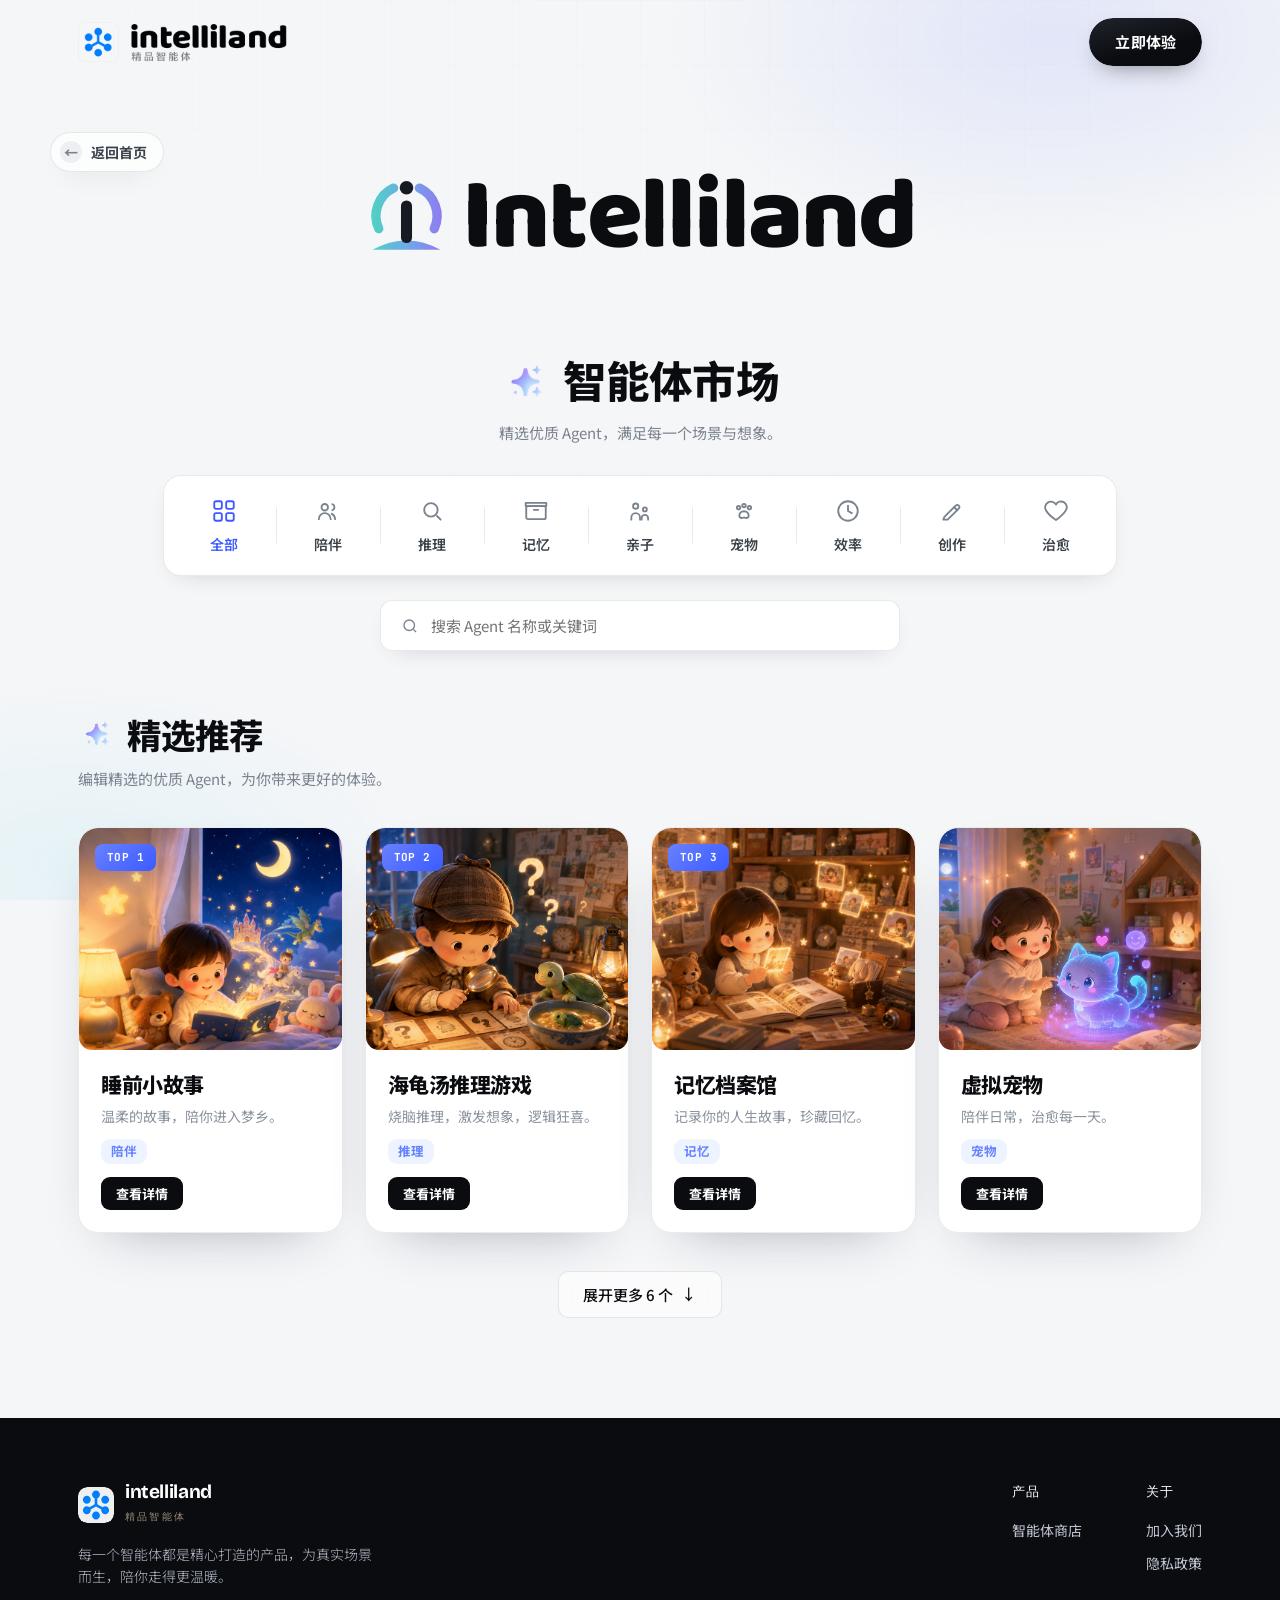
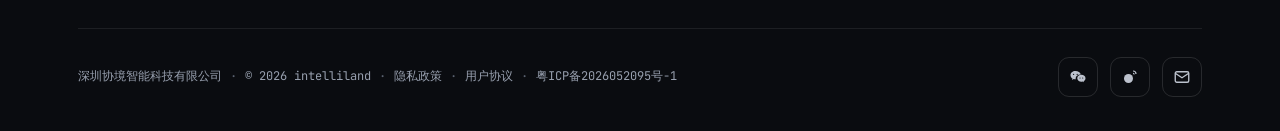
<file: store.html>
<!DOCTYPE html>
<html lang="zh-CN">
<head>
<meta charset="UTF-8" />
<meta name="viewport" content="width=device-width, initial-scale=1.0" />
<title>智能体市场 · intelliland</title>
<meta name="description" content="精选优质 Agent，满足每一个场景与想象。" />
<link rel="preconnect" href="https://fonts.googleapis.com" />
<link rel="preconnect" href="https://fonts.gstatic.com" crossorigin />
<link href="https://fonts.googleapis.com/css2?family=Baloo+2:wght@700;800&family=Bricolage+Grotesque:opsz,wght@12..96,400;12..96,600;12..96,700;12..96,800&family=JetBrains+Mono:wght@400;500&family=Noto+Sans+SC:wght@300;400;500;700;900&display=swap" rel="stylesheet" />
<link rel="icon" href="assets/logo.svg" type="image/svg+xml" />
<link rel="stylesheet" href="styles.css" />
</head>
<body>

<div data-site-header data-active="store" data-show-nav="false"></div>
<div data-intelliland-hero data-back-home="true"></div>

<!-- ============ 智能体市场 ============ -->
<section class="scenes store-market" id="market">
  <div class="wrap">
    <div class="sec-head reveal" style="margin-bottom:30px">
      <h2><img class="sec-star" src="assets/sparkle.png" alt="" aria-hidden="true">智能体市场</h2>
      <p class="sub">精选优质 Agent，满足每一个场景与想象。</p>
    </div>
    <div class="cats-wrap reveal" data-d="1">
      <div class="cats" id="cats"></div>
    </div>
    <div class="search store-search reveal" data-d="2">
      <svg width="18" height="18" viewBox="0 0 24 24" fill="none" stroke="currentColor" stroke-width="1.8"><circle cx="11" cy="11" r="7"/><path d="m20 20-3.5-3.5"/></svg>
      <input id="q" type="text" placeholder="搜索 Agent 名称或关键词" autocomplete="off" />
    </div>
  </div>
</section>

<!-- ============ AGENT GRID ============ -->
<section class="pad" id="featured" style="padding-top:48px">
  <div class="wrap store-list-wrap">
    <div class="row-head reveal">
      <div class="row-copy">
        <h2 id="gridTitle"><img class="row-star" src="assets/sparkle.png" alt="" aria-hidden="true"><span id="gridTitleText">精选推荐</span></h2>
        <p class="row-sub" id="gridSub">编辑精选的优质 Agent，为你带来更好的体验。</p>
      </div>
    </div>
    <div class="grid-agents" id="grid"></div>
    <div id="gridMore" style="text-align:center;margin-top:38px"></div>
  </div>
</section>


<div id="footer"></div>

<script src="components.js"></script>
<script src="data.js"></script>
<script>
const grid = document.getElementById('grid');
const catsEl = document.getElementById('cats');
const qEl = document.getElementById('q');
const gridTitleText = document.getElementById('gridTitleText');
const gridSub = document.getElementById('gridSub');
let activeCat = null;
let expanded = false;

/* 从 URL 读取分类 */
const params = new URLSearchParams(location.search);
if (params.get('cat')) activeCat = params.get('cat');

/* 分类线性图标（与首页场景 tab 统一风格） */
const CAT_ICONS = {
  "陪伴":"<circle cx='9' cy='8.5' r='3'/><path d='M3.5 19.5a5.5 5.5 0 0 1 11 0'/><path d='M16 5.7a3 3 0 0 1 0 5.6M18.5 19.5a5.5 5.5 0 0 0-3-4.9'/>",
  "推理":"<circle cx='11' cy='11' r='6.2'/><path d='m20 20-3.4-3.4'/>",
  "记忆":"<rect x='3' y='7.5' width='18' height='12' rx='1.6'/><path d='M2.5 4.5h19v3h-19z'/><path d='M10 11h4'/>",
  "亲子":"<circle cx='8' cy='7.5' r='2.4'/><path d='M4 20v-2a4 4 0 0 1 8 0v2'/><circle cx='16.5' cy='10.5' r='1.8'/><path d='M13.5 20v-1.4a3 3 0 0 1 6 0V20'/>",
  "宠物":"<circle cx='7' cy='9' r='1.6'/><circle cx='12' cy='7' r='1.6'/><circle cx='17' cy='9' r='1.6'/><path d='M12 12.2c-2.4 0-4.3 1.9-4.3 4 0 1.4 1 2.3 2.3 2.3.9 0 1.4-.5 2-.5s1.1.5 2 .5c1.3 0 2.3-.9 2.3-2.3 0-2.1-1.9-4-4.3-4z'/>",
  "效率":"<circle cx='12' cy='12' r='9'/><path d='M12 7v5l3.5 2'/>",
  "创作":"<path d='M4 20h4L18.4 9.6a2 2 0 0 0-2.8-2.8L5 17.4z'/><path d='M14 8.5l2.8 2.8'/>",
  "治愈":"<path d='M12 20.3s-7-4.6-9.3-9A5 5 0 0 1 12 6a5 5 0 0 1 9.3 5c-2.3 4.4-9.3 9.3-9.3 9.3z'/>"
};
/* 「全部」图标（九宫格） */
const ALL_ICON = "<rect x='3' y='3' width='7' height='7' rx='1.6'/><rect x='14' y='3' width='7' height='7' rx='1.6'/><rect x='3' y='14' width='7' height='7' rx='1.6'/><rect x='14' y='14' width='7' height='7' rx='1.6'/>";

/* 悬停即切换分类（首项为「全部」，name=null 表示不筛选） */
function selectCat(name){
  if (activeCat === name) return;
  activeCat = name;
  qEl.value = '';
  expanded = false;
  syncCats();
  renderGrid();
}

/* 渲染分类：全部 + 各场景 */
const CAT_LIST = [{ name: null, label: '全部', icon: ALL_ICON },
  ...CATEGORIES.map(c => ({ name: c.name, label: c.name, icon: CAT_ICONS[c.name] || '' }))];
CAT_LIST.forEach(c => {
  const el = document.createElement('div');
  el.className = 'cat' + (activeCat === c.name ? ' active' : '');
  el.innerHTML = `<span class="cat-ic"><svg viewBox="0 0 24 24" fill="none" stroke="currentColor" stroke-width="1.7" stroke-linecap="round" stroke-linejoin="round">${c.icon}</svg></span><span>${c.label}</span>`;
  const go = () => selectCat(c.name);
  el.addEventListener('pointerenter', go);  // 鼠标移到即切换
  el.addEventListener('click', go);          // 兼容点击/触屏
  el.dataset.name = c.name === null ? '' : c.name;
  catsEl.appendChild(el);
});
function syncCats(){
  [...catsEl.children].forEach(el => el.classList.toggle('active', (el.dataset.name || null) === activeCat));
}

/* 渲染网格 */
const LIMIT = 4;            // 默认显示一行，查看更多逻辑保持不变
const gridMore = document.getElementById('gridMore');

function renderGrid(){
  const q = qEl.value.trim().toLowerCase();
  let list = AGENTS.slice();
  if (activeCat) list = list.filter(a => a.category === activeCat);
  if (q) list = list.filter(a =>
    (a.title + a.subtitle + a.keywords + a.category).toLowerCase().includes(q));

  /* 标题随筛选变化 */
  if (activeCat){ gridTitleText.textContent = `${activeCat} · 智能体`; gridSub.textContent = `为你筛选「${activeCat}」场景下好用的 Agent。`; }
  else if (q){ gridTitleText.textContent = `搜索结果`; gridSub.textContent = `找到 ${list.length} 个相关 Agent。`; }
  else { gridTitleText.textContent = `精选推荐`; gridSub.textContent = `编辑精选的优质 Agent，为你带来更好的体验。`; }

  grid.innerHTML = '';
  gridMore.innerHTML = '';
  if (!list.length){
    grid.innerHTML = `<div class="empty">没有找到相关的 Agent，换个关键词或场景试试 🌙</div>`;
    return;
  }

  const shown = expanded ? list : list.slice(0, LIMIT);
  shown.forEach((a, i) => {
    const card = document.createElement('a');
    card.href = `agent.html?id=${a.id}`;
    card.dataset.d = (i % 4) + 1;
    const top = a.rank && a.rank <= 3 ? `<span class="rank">TOP ${a.rank}</span>` : '';
    const media = a.img
      ? `<img class="a-bg" src="${a.img}" alt="${a.title}" loading="lazy">`
      : `<div class="a-fallback ${a.scene}"><span>${a.icon}</span></div>`;
    card.className = 'acard reveal';
    card.innerHTML = `
      <div class="a-media">
        ${media}
        ${top}
      </div>
      <div class="a-body">
        <h3>${a.title}</h3>
        <p>${a.subtitle}</p>
        <span class="a-tag">${a.category}</span>
        <span class="more">查看详情</span>
      </div>`;
    grid.appendChild(card);
  });
  if (typeof observeReveals === 'function') observeReveals();

  /* 展开 / 收起 */
  if (list.length > LIMIT){
    const btn = document.createElement('button');
    btn.className = 'btn btn-ghost';
    btn.innerHTML = expanded
      ? '收起 <span class="arr" style="transform:rotate(-90deg)">→</span>'
      : `展开更多 ${list.length - LIMIT} 个 <span class="arr" style="transform:rotate(90deg)">→</span>`;
    btn.onclick = () => { expanded = !expanded; renderGrid(); if (!expanded) document.getElementById('featured').scrollIntoView({behavior:'smooth'}); };
    gridMore.appendChild(btn);
  }
}
function clearFilters(){ activeCat = null; qEl.value=''; expanded = false; syncCats(); renderGrid(); }

qEl.addEventListener('input', () => { expanded = false; renderGrid(); });
renderGrid();

</script>
<script src="footer.js"></script>
<script src="app.js"></script>
</body>
</html>
</file>
<file: styles.css>
:root{
  /* cool minimal tech palette */
  --bg:#F5F6F8;
  --bg-2:#EDEFF3;
  --paper:#FFFFFF;
  --ink:#0A0C10;
  --ink-2:#3C424C;
  --muted:#7A828E;
  --line:rgba(10,12,16,.09);
  --line-2:rgba(10,12,16,.05);
  /* single electric accent + cyan for glows */
  --accent:#3B5BFF;
  --accent-2:#19C7E6;
  --glow:#4d7cff;
  --glow-soft:#8fb4ff;
  --shadow:0 24px 60px -32px rgba(20,28,48,.40);
  --shadow-sm:0 8px 26px -16px rgba(20,28,48,.30);
  --r:16px;
  --r-lg:22px;
  --serif:"Bricolage Grotesque",sans-serif;
  --mono:"JetBrains Mono",ui-monospace,monospace;
  --sans:"Noto Sans SC","Bricolage Grotesque",-apple-system,sans-serif;
}
*{margin:0;padding:0;box-sizing:border-box}
html{scroll-behavior:smooth;overflow-x:hidden}
body{font-family:var(--sans);background:var(--bg);color:var(--ink);line-height:1.6;-webkit-font-smoothing:antialiased;overflow-x:hidden}
/* cool ambient glow + faint grid */
body::before{content:"";position:fixed;inset:0;z-index:0;pointer-events:none;
  background:
    radial-gradient(50% 40% at 82% 4%, rgba(59,91,255,.10), transparent 60%),
    radial-gradient(45% 35% at 6% 96%, rgba(25,199,230,.07), transparent 60%)}
body::after{content:"";position:fixed;inset:0;z-index:0;pointer-events:none;opacity:.5;
  background-image:linear-gradient(rgba(10,12,16,.022) 1px,transparent 1px),linear-gradient(90deg,rgba(10,12,16,.022) 1px,transparent 1px);
  background-size:64px 64px;mask-image:radial-gradient(120% 90% at 50% 0%,#000,transparent 80%)}
.wrap{width:min(1180px,calc(100vw - 56px));max-width:none;margin-left:max(28px,calc((100vw - 1180px)/2));margin-right:auto;padding:0 28px;position:relative;z-index:1}
a{color:inherit;text-decoration:none}
img{max-width:100%;display:block}
section{position:relative;z-index:1}
.band{background:var(--bg-2)}
.pad{padding:100px 0}

/* buttons */
.btn{font-family:var(--sans);font-weight:500;cursor:pointer;border:none;transition:.25s cubic-bezier(.2,.7,.2,1);display:inline-flex;align-items:center;gap:9px;white-space:nowrap}
.btn-dark{background:var(--ink);color:#fff;padding:12px 24px;border-radius:10px;font-size:15px}
.btn-dark:hover{transform:translateY(-2px);box-shadow:0 14px 30px -12px rgba(10,12,16,.5)}
.btn-ghost{background:rgba(255,255,255,.6);color:var(--ink);padding:12px 24px;border-radius:10px;border:1px solid var(--line);font-size:15px;backdrop-filter:blur(8px)}
.btn-ghost:hover{background:#fff;border-color:rgba(10,12,16,.18);transform:translateY(-2px)}
.btn-text{color:var(--ink-2);font-size:15px;font-weight:500;background:none;padding:6px 0}
.btn-text:hover{color:var(--accent)}
.btn .arr{transition:.25s}
.btn:hover .arr{transform:translateX(4px)}

/* ============ 立即体验 CTA：悬停放大 + 七彩跑马灯边框 + 点击空间穿梭 ============ */
.cta-fx{position:relative;z-index:0;overflow:hidden;padding:12px 26px;border-radius:100px;color:#fff;font-size:15px;font-weight:700;letter-spacing:.01em;background:transparent;box-shadow:0 10px 24px -12px rgba(10,12,16,.55);transition:transform .3s cubic-bezier(.34,1.56,.5,1),box-shadow .3s ease}
.cta-fx::before{content:"";position:absolute;left:50%;top:50%;width:230%;aspect-ratio:1/1;z-index:-2;transform:translate(-50%,-50%);background:conic-gradient(#ff4d6d,#ffb347,#ffe74a,#43e97b,#19c7e6,#4a68ff,#b06cff,#ff4d6d);opacity:0;transition:opacity .25s ease;animation:ctaSpin 2.4s linear infinite;animation-play-state:paused}
.cta-fx::after{content:"";position:absolute;inset:0;z-index:-1;border-radius:inherit;background:linear-gradient(165deg,#20232b 0%,#0a0c10 62%);transition:inset .2s ease}
.cta-fx:hover{transform:scale(1.08);box-shadow:0 18px 40px -14px rgba(10,12,16,.6),0 0 30px -6px rgba(122,92,255,.55)}
/* 放大动画（约 .3s）完成后再点亮跑马灯 */
.cta-fx:hover::before{opacity:1;animation-play-state:running;transition-delay:.3s}
.cta-fx:hover::after{inset:2.5px;transition-delay:.3s}
.cta-fx:active{transform:scale(1.02)}
@keyframes ctaSpin{to{transform:translate(-50%,-50%) rotate(1turn)}}

/* 空间穿梭跳转过场：先从按钮处圆形扩散盖满全屏，再进入星轨隧道 */
.warp-overlay{position:fixed;inset:0;z-index:9999;background:#04050b;transition:clip-path .36s cubic-bezier(.4,0,.2,1)}
.warp-overlay canvas{display:block;width:100%;height:100%}
.warp-overlay.out{animation:warpOut .32s ease forwards}
@keyframes warpOut{from{opacity:1}to{opacity:0}}
@media(prefers-reduced-motion:reduce){.cta-fx,.cta-fx::before,.cta-fx::after{transition:none;animation:none}}

/* nav */
header{position:sticky;top:0;z-index:50;transition:.4s}
header.scrolled{backdrop-filter:blur(16px) saturate(140%);background:rgba(245,246,248,.7);box-shadow:0 1px 0 var(--line)}
nav{position:relative;display:grid;grid-template-columns:minmax(0,1fr) auto minmax(0,1fr);align-items:center;height:84px;padding:0}
.brand{grid-column:1;justify-self:start;display:flex;align-items:center;gap:11px}
.logo{width:36px;height:36px;border-radius:9px;background:url("assets/logo.svg") center/cover no-repeat;flex:0 0 auto}
.brand-img{display:block;height:40px;width:auto}
.brand-txt b{font-family:var(--serif);font-weight:700;font-size:19px;letter-spacing:-.02em;display:block;line-height:1}
.brand-txt span{font-family:var(--mono);font-size:10px;color:var(--muted);letter-spacing:.22em}
/* segmented pill nav: a clear, tappable section switcher */
.navlinks{position:relative;grid-column:2;justify-self:center;display:inline-flex;align-items:center;gap:4px;background:var(--bg-2);border:1px solid var(--line);border-radius:100px;padding:5px;box-shadow:inset 0 1px 2px rgba(10,12,16,.05);transition:box-shadow .3s ease}
.nav-slot{grid-column:2;justify-self:center;width:0;height:1px;overflow:hidden;pointer-events:none}
.navlinks a{position:relative;display:inline-flex;align-items:center;gap:7px;padding:8px 18px;border-radius:100px;font-size:14px;font-weight:600;letter-spacing:-.01em;color:var(--muted);transition:color .25s,background .25s,box-shadow .3s cubic-bezier(.2,.7,.2,1),transform .2s}
.navlinks a:hover{color:var(--ink);background:rgba(255,255,255,.62)}
.navlinks a:active{transform:translateY(.5px)}
.navlinks a.active{color:var(--ink);background:var(--paper);box-shadow:0 2px 9px -2px rgba(20,28,48,.22),0 0 0 1px rgba(10,12,16,.04)}
.navlinks a.active::before{content:"";width:6px;height:6px;border-radius:50%;background:var(--accent);box-shadow:0 0 8px var(--accent);flex:0 0 auto;animation:pulse 2.4s infinite}
/* 悬停：七彩跑马灯边框（呼应右上角「立即体验」CTA） */
@property --nav-ang{syntax:"<angle>";initial-value:0deg;inherits:false}
.navlinks::after{content:"";position:absolute;inset:-1px;border-radius:inherit;padding:2px;background:conic-gradient(from var(--nav-ang),#ff4d6d,#ffb347,#ffe74a,#43e97b,#19c7e6,#4a68ff,#b06cff,#ff4d6d);-webkit-mask:linear-gradient(#000 0 0) content-box,linear-gradient(#000 0 0);-webkit-mask-composite:xor;mask-composite:exclude;opacity:0;transition:opacity .3s ease;pointer-events:none}
.navlinks:hover{box-shadow:inset 0 1px 2px rgba(10,12,16,.05),0 8px 22px -12px rgba(122,92,255,.5)}
.navlinks:hover::after{opacity:1;animation:navSpin 2.4s linear infinite}
@keyframes navSpin{to{--nav-ang:360deg}}
@media(prefers-reduced-motion:reduce){.navlinks:hover::after{animation:none}}
.nav-actions{grid-column:3;justify-self:end;display:flex;gap:12px;align-items:center}
.menu-btn{display:none}

/* section heads */
.sec-head{text-align:center;max-width:680px;margin:0 auto 56px}
.sec-head h2{font-size:clamp(30px,3.4vw,46px);font-weight:800;letter-spacing:-.02em;line-height:1.14}
.sec-head .sub{margin-top:14px;color:var(--muted);font-size:15px}
.sec-star{width:1.12em;height:1.12em;display:inline-block;vertical-align:-.2em;margin-right:.3em}
.eyebrow{display:inline-flex;align-items:center;gap:9px;margin-bottom:24px;background:rgba(255,255,255,.6);border:1px solid var(--line);padding:6px 14px 6px 8px;border-radius:100px;font-family:var(--mono);font-size:11.5px;letter-spacing:.06em;color:var(--ink-2);backdrop-filter:blur(8px)}
.eyebrow .dot{width:7px;height:7px;border-radius:50%;background:var(--accent);box-shadow:0 0 10px var(--accent);animation:pulse 2.4s infinite}
@keyframes pulse{0%,100%{opacity:1}50%{opacity:.35}}

/* ===== HERO · 品牌字标 ===== */
.hero-brand{padding:80px 0 56px;text-align:center}
.brandmark{display:flex;align-items:center;justify-content:center;font-family:"Baloo 2",var(--serif),sans-serif;font-size:clamp(38px,8.4vw,102px);font-weight:800;letter-spacing:-.02em;line-height:1.05;color:var(--ink);cursor:default}
.bm-mark{height:.84em;width:auto;flex:0 0 auto;margin-right:.12em}
.bm-avatars{display:inline-flex;align-items:center;margin:0 .05em;transition:margin .45s cubic-bezier(.34,1.56,.64,1)}
.bm-avatars i{width:.62em;height:.62em;border-radius:50%;overflow:hidden;border:.035em solid #fff;box-shadow:0 .04em .14em rgba(20,28,48,.20);flex:0 0 auto;background:var(--bg-2);margin:0 .05em;
  transition:width .45s cubic-bezier(.34,1.56,.64,1),margin .45s cubic-bezier(.34,1.56,.64,1),transform .45s cubic-bezier(.34,1.56,.64,1),opacity .28s ease,border-width .45s ease}
.bm-avatars img{width:100%;height:100%;object-fit:cover;transform:scale(1.12)}
/* 手机端打字机（替代头像）：默认隐藏，仅窄屏启用 */
.bm-type{display:none}
@keyframes caret{0%,100%{opacity:1}50%{opacity:0}}
/* 悬停展开：默认收起为 Intelliland，鼠标悬停头像弹出 */
@media(hover:hover){
  .brandmark .bm-avatars{margin:0}
  .brandmark:hover .bm-avatars{margin:0 .05em}
  .brandmark .bm-avatars i{width:0;margin:0;border-width:0;opacity:0;transform:scale(.2) rotate(-24deg)}
  .brandmark:hover .bm-avatars i{width:.62em;margin:0 .05em;border-width:.035em;opacity:1;transform:none}
  .brandmark:hover .bm-avatars i:nth-child(2){transition-delay:.05s}
  .brandmark:hover .bm-avatars i:nth-child(3){transition-delay:.1s}
  .brandmark:hover .bm-avatars i:nth-child(4){transition-delay:.15s}
  .brandmark:hover .bm-avatars i:nth-child(5){transition-delay:.2s}
}
@media(prefers-reduced-motion:reduce){.bm-avatars i{transition:none}}
.brand-tag{margin-top:24px;font-size:clamp(16px,2.2vw,21px);font-weight:600;color:var(--ink-2);letter-spacing:.02em}
.hero-cta{margin-top:38px;display:flex;align-items:center;gap:16px;flex-wrap:wrap}
.hero-cta-center{justify-content:center;margin-top:32px}

/* ===== 场景切换（featured 智能体） ===== */
.scenes{padding:28px 0 16px}
.scene-tabs-wrap{position:relative;width:fit-content;max-width:100%;margin:0 auto 34px}
.scene-tabs{display:flex;width:fit-content;max-width:100%;background:var(--paper);border:1px solid var(--line);border-radius:18px;box-shadow:var(--shadow-sm);padding:8px}
@keyframes swipeHint{0%,100%{transform:translateX(0);opacity:.45}50%{transform:translateX(-5px);opacity:1}}
.scene-tab{position:relative;flex:0 0 auto;min-width:130px;display:flex;flex-direction:column;align-items:center;gap:9px;padding:14px 22px 12px;background:none;border:none;border-radius:12px;font-family:var(--sans);font-size:14.5px;font-weight:600;letter-spacing:-.01em;color:var(--ink-2);cursor:pointer;transition:color .25s,transform .2s}
.scene-tab .st-ic{width:26px;height:26px;color:var(--muted);transition:color .25s,transform .3s cubic-bezier(.2,.7,.2,1)}
.scene-tab .st-ic svg{width:100%;height:100%;display:block}
.scene-tab:hover{color:var(--ink)}
.scene-tab:hover .st-ic{color:var(--ink-2);transform:translateY(-2px)}
.scene-tab.on{color:var(--accent)}
.scene-tab.on .st-ic{color:var(--accent)}
.scene-tab+.scene-tab::before{content:"";position:absolute;left:0;top:50%;transform:translateY(-50%);height:42%;width:1px;background:var(--line)}
.scene-card{display:grid;grid-template-columns:1fr 1.15fr;background:var(--paper);border:1px solid var(--line);border-radius:26px;overflow:hidden;box-shadow:var(--shadow)}
.sc-text{padding:52px 48px;display:flex;flex-direction:column;justify-content:center;align-items:flex-start;gap:18px}
.sc-badge{font-size:12.5px;font-weight:600;color:var(--accent);background:rgba(59,91,255,.07);border:1px solid rgba(59,91,255,.25);border-radius:100px;padding:5px 13px}
.sc-text h3{font-size:clamp(24px,2.6vw,34px);font-weight:800;letter-spacing:-.02em;line-height:1.3}
.sc-text p{font-size:15px;color:var(--muted);font-weight:300;max-width:40ch}
.sc-link{margin-top:8px}
.sc-visual{position:relative;min-height:440px;overflow:hidden;background:var(--paper)}
.sc-visual img{position:absolute;inset:0;width:100%;height:100%;object-fit:cover;transform:none;
  -webkit-mask-image:linear-gradient(to right,transparent 0,#000 16%);mask-image:linear-gradient(to right,transparent 0,#000 16%)}
/* 左缘白色渐隐，柔化与文字区的衔接 */
.sc-visual::before{content:"";position:absolute;inset:0;z-index:1;pointer-events:none;background:linear-gradient(to right,var(--paper) 0,rgba(255,255,255,0) 20%)}
.sc-text>*,.sc-visual img{transition:opacity .24s ease,translate .24s ease}
.sc-out .sc-text>*{opacity:0;translate:0 10px}
.sc-out .sc-visual img{opacity:0}
@media(prefers-reduced-motion:reduce){.sc-text>*,.sc-visual img{transition:none}}
.deco-stars{position:absolute;inset:0;background-image:radial-gradient(1px 1px at 20% 18%,#cfe0ff,transparent),radial-gradient(1px 1px at 70% 24%,#bfe9ff,transparent),radial-gradient(1.5px 1.5px at 45% 12%,#fff,transparent),radial-gradient(1px 1px at 84% 40%,#dce8ff,transparent);opacity:.7}
.orb{position:absolute;left:50%;top:60%;transform:translateX(-50%);width:120px;height:120px;border-radius:50%;background:radial-gradient(circle at 38% 34%,#f2f8ff,#8fb4ff 42%,#3b5bff 74%,#1f37c0);box-shadow:0 0 64px 14px rgba(77,124,255,.55);z-index:1}
/* scenes: cool slate / blue / teal / violet variants */
.scene-night{background:radial-gradient(120% 80% at 50% 72%,#1b2740,#070a12)}
.scene-game{background:radial-gradient(120% 90% at 50% 30%,#1f2c46,#080b14)}
.scene-mem{background:radial-gradient(120% 90% at 60% 40%,#22293b,#080a11)}
.scene-pet{background:radial-gradient(120% 90% at 50% 40%,#15303a,#070d12)}
.scene-tree{background:radial-gradient(120% 90% at 50% 50%,#17323a,#070d10)}
.scene-warm{background:radial-gradient(120% 90% at 40% 40%,#26243f,#0a0912)}
.scene-leaf{background:radial-gradient(120% 90% at 55% 45%,#14313a,#070d11)}
.scene-ink{background:radial-gradient(120% 90% at 50% 40%,#1d2740,#080b13)}
/* MLA: 横向一体化 strip */
#mla{padding:0}
.mla-band{background:var(--paper);border:1px solid var(--line);border-radius:26px;box-shadow:var(--shadow);padding:32px 40px;display:grid;grid-template-columns:minmax(232px,1fr) 2.4fr;gap:30px;align-items:center}
.mla-head h2{font-size:clamp(18px,1.9vw,23px);font-weight:800;letter-spacing:-.02em;line-height:1.3;white-space:nowrap}
.mla-head .mla-dash{color:var(--muted);font-weight:400;margin:0 .1em}
.mla-head p{margin-top:13px;font-size:13.5px;color:var(--muted);font-weight:300;line-height:1.65;max-width:24ch}
.mla-items{display:grid;grid-template-columns:repeat(4,1fr)}
.mla-item{position:relative;display:flex;flex-direction:column;align-items:center;text-align:center;padding:8px 16px;transition:transform .3s cubic-bezier(.2,.7,.2,1)}
.mla-item:hover{transform:translateY(-4px)}
.mla-item+.mla-item::before{content:"";position:absolute;left:0;top:50%;transform:translateY(-50%);height:66%;width:1px;background:var(--line)}
.mla-ic{width:78px;height:78px;margin-bottom:12px;display:grid;place-items:center}
.mla-ic img{width:100%;height:100%;object-fit:contain;mix-blend-mode:multiply}
.mla-item h3{font-size:16.5px;font-weight:700;letter-spacing:-.01em}
.mla-item p{margin-top:5px;font-size:12.5px;color:var(--muted);font-weight:300}
@media(max-width:1080px){.mla-band{grid-template-columns:1fr;gap:24px;padding:30px 28px}.mla-head h2{white-space:normal}.mla-head p{max-width:none}}

/* categories */
/* 分类选择器: 与首页场景 tab 统一的一体化格子风格 */
.cats-wrap{position:relative;width:fit-content;max-width:100%;margin:0 auto}
.cats{display:flex;width:fit-content;max-width:100%;background:var(--paper);border:1px solid var(--line);border-radius:18px;box-shadow:var(--shadow-sm);padding:8px}
.cat{position:relative;flex:0 0 auto;min-width:104px;display:flex;flex-direction:column;align-items:center;gap:9px;padding:14px 18px 12px;border-radius:12px;text-align:center;cursor:pointer;transition:color .25s,transform .2s}
.cat .cat-ic{width:26px;height:26px;color:var(--muted);transition:color .25s,transform .3s cubic-bezier(.2,.7,.2,1)}
.cat .cat-ic svg{width:100%;height:100%;display:block}
.cat span{font-size:14px;font-weight:600;letter-spacing:-.01em;color:var(--ink-2);transition:color .25s}
.cat:hover span{color:var(--ink)}
.cat:hover .cat-ic{color:var(--ink-2);transform:translateY(-2px)}
.cat.active .cat-ic{color:var(--accent)}
.cat.active span{color:var(--accent)}
.cat+.cat::before{content:"";position:absolute;left:0;top:50%;transform:translateY(-50%);height:42%;width:1px;background:var(--line)}

/* create banner */
.create{position:relative;background:var(--paper);border:1px solid var(--line);border-radius:var(--r-lg);padding:28px 38px;display:flex;align-items:center;gap:28px;overflow:hidden}
.create .ci{display:flex;gap:20px;align-items:center;flex:0 0 auto;z-index:2}
.create .ci .spark{width:56px;height:56px;border-radius:14px;background:var(--bg-2);display:grid;place-items:center;flex:0 0 auto;font-size:24px;color:var(--accent)}
.create h3{font-size:21px;font-weight:700;letter-spacing:-.01em}
.create p{color:var(--muted);font-size:14.5px;font-weight:300}
.create .btn-dark{flex:0 0 auto;z-index:2}
/* floating review stream */
.create-stream{flex:1 1 auto;min-width:0;display:flex;flex-direction:column;gap:9px;justify-content:center;
  -webkit-mask-image:linear-gradient(90deg,transparent,#000 14%,#000 86%,transparent);
  mask-image:linear-gradient(90deg,transparent,#000 14%,#000 86%,transparent)}
.cstream-row{overflow:hidden}
.ctrack{display:flex;gap:10px;width:max-content;will-change:transform;animation:marq 42s linear infinite}
.ctrack.rev{animation-duration:52s;animation-direction:reverse}
.create:hover .ctrack{animation-play-state:paused}
@keyframes marq{from{transform:translateX(0)}to{transform:translateX(-50%)}}
.cchip{display:inline-flex;align-items:center;gap:9px;white-space:nowrap;background:var(--bg);border:1px solid var(--line);border-radius:100px;padding:6px 16px 6px 6px;font-size:12.5px;color:var(--ink-2);font-weight:400}
.cchip .cav{width:24px;height:24px;border-radius:50%;background:linear-gradient(145deg,#dfe7ff,#afc4ff);display:grid;place-items:center;font-size:13px;flex:0 0 auto;font-style:normal}
@media(prefers-reduced-motion:reduce){.ctrack{animation:none}}

/* big cta: sleek dark panel */
.bigcta{position:relative;border-radius:var(--r-lg);overflow:hidden;padding:84px 56px;background:linear-gradient(120deg,#10131b 0%,#0a0c10 60%);box-shadow:var(--shadow);border:1px solid rgba(255,255,255,.06)}
.bigcta::before{content:"";position:absolute;inset:0;background-image:linear-gradient(rgba(255,255,255,.03) 1px,transparent 1px),linear-gradient(90deg,rgba(255,255,255,.03) 1px,transparent 1px);background-size:48px 48px;mask-image:radial-gradient(80% 80% at 80% 10%,#000,transparent 70%)}
.bigcta .glow{position:absolute;right:5%;top:50%;transform:translateY(-50%);width:300px;height:300px;background:url("assets/home/intelligent_agent_universe1.png") center/contain no-repeat;animation:float 6s ease-in-out infinite}
@keyframes float{0%,100%{transform:translateY(-50%)}50%{transform:translateY(-54%)}}
.bigcta h2{position:relative;color:#fff;font-size:clamp(30px,4.4vw,50px);font-weight:800;letter-spacing:-.03em;max-width:15ch;line-height:1.08}
.bigcta p{position:relative;margin:18px 0 32px;font-size:17px;color:#aab3c4;font-weight:300;max-width:36ch}
.bigcta .btn-dark{position:relative;background:#fff;color:var(--ink)}
.bigcta .btn-dark:hover{box-shadow:0 14px 36px -12px rgba(59,91,255,.7)}

/* ===== STORE ===== */
.store-home-float{position:absolute;left:0;top:-32px;z-index:3;display:inline-flex;align-items:center;gap:9px;background:rgba(255,255,255,.72);border:1px solid var(--line);border-radius:100px;padding:8px 16px 8px 9px;box-shadow:0 10px 28px -18px rgba(20,28,48,.42);backdrop-filter:blur(12px);color:var(--ink-2);font-size:14px;font-weight:700;line-height:1;transition:transform .25s cubic-bezier(.2,.7,.2,1),background .25s,color .25s,border-color .25s}
.store-home-float:hover{background:#fff;color:var(--ink);border-color:rgba(10,12,16,.15);transform:translateY(-2px)}
.home-float-ic{width:22px;height:22px;border-radius:50%;display:grid;place-items:center;background:var(--bg-2);color:var(--muted);font-size:14px;font-weight:800;line-height:1}
.store-hero{padding:8px 0 20px;position:relative}
.store-hero .wrap:not(.dev-hero){display:flex;flex-direction:column;justify-content:flex-start;align-items:center;text-align:center;padding-top:0}
.store-hero h1{font-size:clamp(34px,4.2vw,54px);font-weight:800;letter-spacing:-.03em;line-height:1.1}
.store-hero p{margin-top:16px;font-size:18px;color:var(--ink-2);font-weight:300}

.search{margin-top:30px;width:100%;max-width:460px;display:flex;align-items:center;gap:12px;background:var(--paper);border:1px solid var(--line);border-radius:12px;padding:14px 20px;box-shadow:var(--shadow-sm);transition:.25s}
.store-search{margin:24px auto 0;max-width:520px}
.search:focus-within{border-color:var(--accent);box-shadow:0 0 0 4px rgba(59,91,255,.12)}
.search svg{flex:0 0 auto;color:var(--muted)}
.search input{border:none;background:none;outline:none;font-family:var(--sans);font-size:15px;width:100%;color:var(--ink)}
.store-orb{position:absolute;right:4%;top:108px;width:300px;height:300px;background:url("assets/home/intelligent_agent_universe1.png") center/contain no-repeat;z-index:0}
.store-list-wrap{max-width:1180px}
.row-head{display:flex;align-items:flex-start;justify-content:space-between;margin-bottom:36px;gap:18px;flex-wrap:wrap}
.row-copy{min-width:0}
.row-head h2{display:flex;align-items:center;gap:12px;font-size:clamp(28px,2.7vw,40px);font-weight:800;letter-spacing:-.03em;line-height:1.12}
.row-star{width:1.08em;height:1.08em;flex:0 0 auto}
.row-head .row-sub{color:var(--muted);font-size:15px;margin-top:13px;font-weight:400}
.grid-agents{display:grid;grid-template-columns:repeat(4,minmax(0,1fr));gap:22px}
.acard{position:relative;display:flex;flex-direction:column;overflow:hidden;background:rgba(255,255,255,.92);border:1px solid rgba(10,12,16,.08);border-radius:20px;color:var(--ink);cursor:pointer;box-shadow:0 22px 54px -34px rgba(20,28,48,.45);transition:transform .35s cubic-bezier(.2,.7,.2,1),box-shadow .35s,border-color .35s}
.acard:hover{transform:translateY(-7px);border-color:rgba(10,12,16,.13);box-shadow:0 34px 70px -40px rgba(20,28,48,.55)}
.a-media{position:relative;overflow:hidden;aspect-ratio:1.18/1;background:var(--bg-2);border-radius:19px 19px 13px 13px}
.a-bg{width:100%;height:100%;object-fit:cover;transition:transform .55s cubic-bezier(.2,.7,.2,1)}
.acard:hover .a-bg{transform:scale(1.035)}
.a-fallback{width:100%;height:100%;display:grid;place-items:center;color:#fff}
.a-fallback span{font-size:42px}
.rank{position:absolute;top:16px;left:16px;z-index:2;display:inline-flex;align-items:center;background:linear-gradient(135deg,#6980ff,#3b5bff);color:#fff;font-family:var(--mono);font-weight:700;font-size:11px;letter-spacing:.04em;line-height:1;padding:8px 12px;border-radius:8px;box-shadow:0 10px 22px -12px rgba(59,91,255,.9)}
.a-body{display:flex;flex-direction:column;padding:21px 22px 22px}
.acard h3{font-size:21px;font-weight:800;letter-spacing:-.02em;line-height:1.25;color:var(--ink)}
.acard p{margin:8px 0 12px;color:#8a929e;font-size:14px;font-weight:400;line-height:1.56}
.a-tag{align-self:flex-start;background:#edf3ff;color:#6682ff;border-radius:9px;padding:4px 10px;font-size:12.5px;font-weight:700;line-height:1.35}
.acard .more{display:inline-flex;align-items:center;justify-content:center;align-self:flex-start;margin-top:13px;background:var(--ink);color:#fff;border-radius:9px;padding:10px 15px;font-size:13px;font-weight:700;line-height:1;white-space:nowrap;transition:background .25s,transform .25s}
.acard:hover .more{background:#151922;transform:translateY(-1px)}
.empty{grid-column:1/-1;text-align:center;color:var(--muted);padding:60px 0}

/* help cards */
.help{display:grid;grid-template-columns:repeat(3,1fr);gap:18px}
.help-card{background:var(--paper);border:1px solid var(--line);border-radius:var(--r);padding:30px;transition:.35s;cursor:pointer}
.help-card:hover{transform:translateY(-5px);box-shadow:var(--shadow);border-color:rgba(59,91,255,.25)}
.help-card .h-ico{width:50px;height:50px;border-radius:13px;background:var(--bg-2);display:grid;place-items:center;font-size:21px;margin-bottom:18px;color:var(--accent)}
.help-card h3{font-size:18px;font-weight:700;margin-bottom:6px;letter-spacing:-.01em}
.help-card p{font-size:14px;color:var(--muted);font-weight:300;margin-bottom:16px}
.help-card .more{font-family:var(--mono);font-size:12.5px;letter-spacing:.03em;color:var(--accent);display:inline-flex;gap:6px;align-items:center}

/* ===== DETAIL ===== */
.back{display:inline-flex;align-items:center;gap:8px;color:var(--muted);font-family:var(--mono);font-size:13px;margin:32px 0 24px;transition:.25s}
.back:hover{color:var(--accent);gap:11px}
.detail-hero{display:grid;grid-template-columns:1fr 1.1fr;gap:52px;align-items:center;padding-bottom:30px}
.d-badge{width:56px;height:56px;border-radius:14px;background:var(--ink);display:grid;place-items:center;font-size:25px;margin-bottom:24px}
.detail-hero h1{font-size:clamp(40px,5.4vw,68px);font-weight:800;letter-spacing:-.02em;line-height:1.12}
.detail-hero .d-sub{font-size:20px;color:var(--ink-2);margin-top:16px;font-weight:400}
.detail-hero .d-desc{font-size:16px;color:var(--muted);margin-top:18px;font-weight:300;max-width:42ch}
.detail-hero .d-cta{margin-top:34px;display:flex;gap:14px;flex-wrap:wrap}
.d-scene{height:440px;border-radius:var(--r-lg);overflow:hidden;position:relative;box-shadow:var(--shadow);border:1px solid rgba(255,255,255,.06)}
.d-scene::after{content:"";position:absolute;inset:0;background:linear-gradient(to top,rgba(6,9,16,.3),transparent 50%)}
.d-scene .deco-stars{opacity:.7;z-index:1}
.d-scene .orb{width:180px;height:180px;top:50%;transform:translate(-50%,-50%)}

/* feature strip */
.feat-strip{background:var(--paper);border:1px solid var(--line);border-radius:var(--r-lg);padding:34px 16px;display:grid;grid-template-columns:repeat(3,1fr);box-shadow:var(--shadow-sm)}
.feat{display:flex;gap:18px;padding:6px 26px;position:relative}
.feat+.feat::before{content:"";position:absolute;left:0;top:6px;bottom:6px;width:1px;background:var(--line)}
.feat .f-ico{width:48px;height:48px;border-radius:12px;background:var(--bg-2);display:grid;place-items:center;flex:0 0 auto;color:var(--accent)}
.feat h3{font-size:17px;font-weight:700;margin-bottom:4px;letter-spacing:-.01em}
.feat p{font-size:13.5px;color:var(--muted);font-weight:300}

/* scenarios */
.scen-grid{display:grid;grid-template-columns:repeat(3,1fr);gap:20px}
.scen{background:var(--paper);border:1px solid var(--line);border-radius:var(--r);overflow:hidden;transition:.35s}
.scen:hover{transform:translateY(-5px);box-shadow:var(--shadow);border-color:rgba(59,91,255,.22)}
.scen .scen-img{height:168px;position:relative;overflow:hidden}
.scen .scen-img .orb{width:78px;height:78px;top:54%}
.scen .scen-img .deco-stars{opacity:.6}
.scen .scen-tx{padding:22px 24px}
.scen h3{font-size:18px;font-weight:700;margin-bottom:6px;letter-spacing:-.01em}
.scen p{font-size:14px;color:var(--muted);font-weight:300}

/* why */
.why-grid{display:grid;grid-template-columns:repeat(3,1fr);gap:20px}
.why-card{background:var(--paper);border:1px solid var(--line);border-radius:var(--r);padding:30px;transition:.35s}
.why-card:hover{transform:translateY(-4px);box-shadow:var(--shadow-sm);border-color:rgba(59,91,255,.2)}
.why-card h3{font-size:18px;font-weight:700;margin-bottom:8px;letter-spacing:-.01em}
.why-card>p{font-size:14px;color:var(--muted);font-weight:300}
.why-extra{margin-top:18px;background:var(--bg);border:1px solid var(--line);border-radius:12px;padding:14px 16px;font-size:13px}
.chip{display:flex;align-items:center;gap:12px}
.chip .av{width:36px;height:36px;border-radius:10px;background:radial-gradient(circle at 40% 34%,#8fb4ff,#3b5bff);flex:0 0 auto}
.chip b{font-weight:700;font-size:14px}
.chip small{color:var(--muted);display:block;font-weight:300}
.chip .ok{margin-left:auto;width:22px;height:22px;border-radius:50%;background:var(--accent);color:#fff;display:grid;place-items:center;font-size:12px}
.opt{display:flex;align-items:center;gap:10px;padding:8px 0;color:var(--ink-2)}
.opt+.opt{border-top:1px solid var(--line)}
.opt.sel{font-weight:600;color:var(--ink)}
.opt .tick{margin-left:auto;color:var(--accent)}
.msg{display:flex;gap:10px;align-items:flex-start;padding:7px 0}
.msg .mi{width:26px;height:26px;border-radius:8px;background:var(--bg-2);display:grid;place-items:center;font-size:13px;flex:0 0 auto}
.msg small{color:var(--muted);font-weight:300}

/* mla strip (subtle) */
.mla-strip{background:var(--paper);border:1px solid var(--line);border-radius:var(--r-lg);padding:26px 16px;display:grid;grid-template-columns:repeat(3,1fr)}

/* footer */
footer{background:var(--ink);color:#9aa3b2;padding:64px 0 34px;position:relative;z-index:1}
.f-top{display:flex;justify-content:space-between;gap:40px;flex-wrap:wrap;padding-bottom:40px;border-bottom:1px solid rgba(255,255,255,.08)}
.f-brand{max-width:300px}
.f-brand .brand-txt b{color:#fff}
.f-brand p{margin-top:16px;font-size:14px;color:#b7bec9;font-weight:300}
.f-cols{display:flex;gap:64px;flex-wrap:wrap}
.f-col h4{color:#fff;font-size:13px;margin-bottom:16px;font-weight:500;font-family:var(--mono);letter-spacing:.08em;text-transform:uppercase}
.f-col a{display:block;font-size:14px;color:#c2c8d3;margin-bottom:11px;transition:.25s}
.f-col a:hover{color:var(--glow-soft);transform:translateX(3px)}
.f-bottom{display:flex;justify-content:space-between;align-items:center;padding-top:28px;flex-wrap:wrap;gap:16px}
.f-bottom p{font-family:var(--mono);font-size:12px;color:#98a0af}
.f-legal{display:inline-flex;flex-wrap:wrap;align-items:center;gap:8px}
.f-legal a{color:#98a0af;transition:.25s}
.f-legal a:hover{color:#e2e6ec}
.f-legal .sep{color:#59616f}
.socials{display:flex;gap:12px}
.socials a{width:40px;height:40px;border-radius:11px;border:1px solid rgba(255,255,255,.12);display:grid;place-items:center;transition:.3s;color:#bcc2cd}
.socials a:hover{background:var(--accent);color:#fff;border-color:var(--accent);transform:translateY(-3px)}

/* 标题打字机光标 */
.tw-text{white-space:pre}
.tw-caret{display:inline-block;width:.055em;height:.82em;margin-left:.06em;vertical-align:-.06em;border-radius:2px;background:var(--accent);opacity:0}
.tw-run .tw-caret{opacity:1;animation:twCaret 1.05s step-end infinite}
@keyframes twCaret{0%,100%{opacity:1}50%{opacity:0}}
@media(prefers-reduced-motion:reduce){.tw-caret{display:none}}

/* reveal */
.reveal{opacity:0;transform:translateY(26px);transition:.7s cubic-bezier(.2,.7,.2,1)}
.reveal.in{opacity:1;transform:none}
.reveal[data-d="1"]{transition-delay:.07s}
.reveal[data-d="2"]{transition-delay:.14s}
.reveal[data-d="3"]{transition-delay:.21s}
.reveal[data-d="4"]{transition-delay:.28s}

/* mobile menu */
.mobile-menu{position:fixed;inset:0;z-index:100;background:var(--bg);transform:translateY(-100%);opacity:0;visibility:hidden;pointer-events:none;transition:transform .5s cubic-bezier(.7,0,.3,1),opacity .25s ease,visibility 0s linear .5s;display:flex;flex-direction:column;padding:90px 28px;gap:8px}
.mobile-menu.open{transform:none;opacity:1;visibility:visible;pointer-events:auto;transition:transform .5s cubic-bezier(.7,0,.3,1),opacity .25s ease,visibility 0s}
.mobile-menu a{font-size:27px;font-weight:700;letter-spacing:-.02em;padding:14px 0;border-bottom:1px solid var(--line)}
.mm-close{position:absolute;top:24px;right:24px;font-size:30px;cursor:pointer;background:none;border:none}

/* responsive */
@media(max-width:980px){
  .navlinks,.nav-actions .btn-dark{display:none}
  .menu-btn{display:grid;place-items:center;width:44px;height:44px;border-radius:11px;border:1px solid var(--line);background:rgba(255,255,255,.6);cursor:pointer}
  .detail-hero{grid-template-columns:1fr;gap:28px}
  .store-hero .wrap:not(.dev-hero){min-height:0;padding-top:12px}
  .hero-brand{padding:52px 0 40px}
  .brandmark{font-size:clamp(30px,9vw,64px)}
  .scenes{padding:12px 0 64px}
  .scene-tabs{max-width:100%;overflow-x:auto;-webkit-overflow-scrolling:touch}
  .scene-tab{min-width:110px;padding:12px 14px}
  /* 可横向滑动提示：右侧渐隐 + 脉冲箭头，滑到末尾自动隐藏 */
  .scene-tabs-wrap{max-width:100%}
  .scene-tabs-wrap::after{content:"";position:absolute;top:6px;bottom:6px;right:0;width:64px;pointer-events:none;z-index:3;border-radius:0 18px 18px 0;background:linear-gradient(to right,rgba(255,255,255,0),var(--paper) 64%);transition:opacity .35s}
  .scene-tabs-wrap::before{content:"";position:absolute;top:50%;right:13px;margin-top:-11px;width:22px;height:22px;z-index:4;pointer-events:none;background:center/22px no-repeat url("data:image/svg+xml,%3Csvg%20xmlns='http://www.w3.org/2000/svg'%20viewBox='0%200%2024%2024'%20fill='none'%20stroke='%233B5BFF'%20stroke-width='2.6'%20stroke-linecap='round'%20stroke-linejoin='round'%3E%3Cpath%20d='M9%206l6%206-6%206'/%3E%3C/svg%3E");animation:swipeHint 1.3s ease-in-out infinite;transition:opacity .35s}
  .scene-tabs-wrap.scrolled-end::after,.scene-tabs-wrap.scrolled-end::before{opacity:0}
  .scene-card{grid-template-columns:1fr}
  .sc-text{padding:32px 26px 10px;gap:14px}
  .sc-visual{min-height:280px}
  /* 放大裁掉素材自带的白色羽化外框，避免底部露白突兀 */
  .sc-visual img{transform:scale(1.3);object-position:center;
    -webkit-mask-image:linear-gradient(to bottom,transparent 0,#000 13%);mask-image:linear-gradient(to bottom,transparent 0,#000 13%)}
  .sc-visual::before{background:linear-gradient(to bottom,var(--paper) 0,rgba(255,255,255,0) 16%)}
  .d-scene{height:300px;order:-1}
  .help,.scen-grid,.why-grid{grid-template-columns:1fr}
  #mla{padding:0}
  .mla-band{border-radius:20px}
  .mla-items{grid-template-columns:repeat(4,1fr)}
  .mla-ic{width:60px;height:60px;margin-bottom:9px}
  .mla-item{padding:6px 8px}
  .mla-item h3{font-size:14px}
  .mla-item p{font-size:11.5px}
  .grid-agents{grid-template-columns:repeat(2,1fr)}
  .store-list-wrap{max-width:900px}
  .grid-agents{gap:18px}
  .acard{min-height:0}
  .cats-wrap{max-width:100%}
  .cats{max-width:100%;overflow-x:auto;-webkit-overflow-scrolling:touch}
  .cat{min-width:88px;padding:12px 14px}
  .feat-strip,.mla-strip{grid-template-columns:1fr;gap:8px}
  .feat+.feat::before{display:none}
  .pad{padding:68px 0}
  .bigcta{padding:56px 30px}
  .bigcta .glow{opacity:.5;right:-10%}
  .store-orb{opacity:.4}
  .create{flex-wrap:wrap;gap:22px}
  .create-stream{display:none}
}
@media(max-width:560px){
  .wrap{width:calc(100vw - 36px);margin-left:18px;padding:0 18px}
  /* 品牌字标：头像 → 打字机 */
  .brandmark{font-size:clamp(24px,6.6vw,38px)}
  .brandmark .bm-avatars{display:none}
  .bm-type{display:inline-block;min-width:4.05em;margin:0 .12em;text-align:left;white-space:nowrap;color:var(--ink);font-size:.92em;font-weight:700;letter-spacing:0}
  .bm-type::after{content:"";display:inline-block;width:.055em;height:.8em;vertical-align:-.04em;margin-left:.07em;border-radius:1px;background:var(--accent);animation:caret 1.05s step-end infinite}
  .sec-head h2{min-height:36px}
  .store-home-float{position:relative;left:auto;top:auto;display:flex;width:max-content;margin:0 0 18px}
  .cats,.grid-agents{grid-template-columns:repeat(2,1fr)}
  .row-head{margin-bottom:24px}
  .row-head h2{font-size:28px}
  .row-head .row-sub{font-size:13.5px}
  .grid-agents{grid-template-columns:1fr;gap:18px}
  .a-media{aspect-ratio:1.22/1}
  .a-body{padding:20px}
  .acard h3{font-size:20px}
  .acard p{font-size:13.5px}
  .create{flex-direction:column;align-items:flex-start}
  .scene-tab{min-width:96px;font-size:12.5px;padding:11px 10px;gap:6px}
  .scene-tab .st-ic{width:22px;height:22px}
  .scene-tabs{margin-bottom:26px;padding:6px;justify-content:flex-start}
}
</file>
